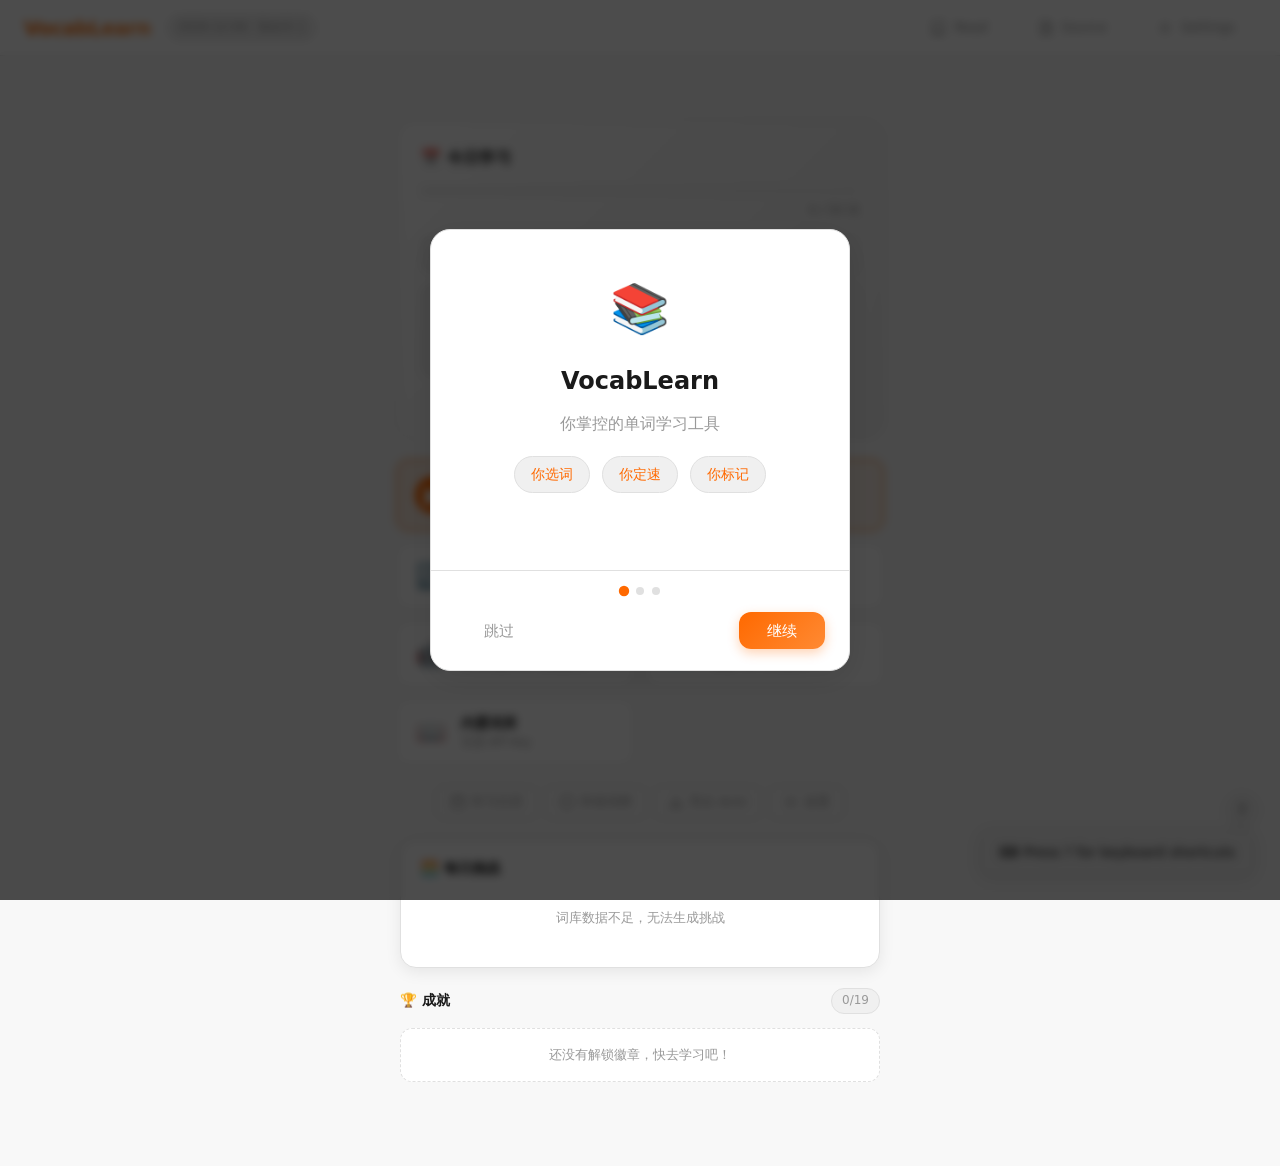
<file: index.html>
<!DOCTYPE html>
<html lang="en" data-theme="dark">
<head>
  <meta charset="UTF-8" />
  <meta name="viewport" content="width=device-width, initial-scale=1.0" />
  <meta name="apple-mobile-web-app-capable" content="yes" />
  <meta name="apple-mobile-web-app-status-bar-style" content="black-translucent" />
  <title>VocabLearn</title>
  <link rel="icon" type="image/svg+xml" href="favicon.svg" />
  <link rel="apple-touch-icon" href="icons/icon-192.png" />
  <link rel="stylesheet" href="style.css" />
  <link rel="manifest" href="manifest.json" />
</head>
<body>
  <!-- ===== Top Navigation ===== -->
  <header class="app-header">
    <div class="header-left">
      <h1 class="logo">VocabLearn</h1>
      <span class="session-info" id="sessionInfo"></span>
    </div>
    <div class="header-right">
      <button class="btn btn-ghost" id="btnReading" title="Reading mode">
        <svg viewBox="0 0 24 24" fill="none" stroke="currentColor" stroke-width="2"><path d="M4 19.5A2.5 2.5 0 0 1 6.5 17H20"/><path d="M6.5 2H20v20H6.5A2.5 2.5 0 0 1 4 19.5v-15A2.5 2.5 0 0 1 6.5 2z"/></svg>
        Read
      </button>
      <button class="btn btn-ghost" id="btnSource" title="Change vocabulary source">
        <svg viewBox="0 0 24 24" fill="none" stroke="currentColor" stroke-width="2"><path d="M14 2H6a2 2 0 0 0-2 2v16a2 2 0 0 0 2 2h12a2 2 0 0 0 2-2V8z"/><polyline points="14 2 14 8 20 8"/><line x1="16" y1="13" x2="8" y2="13"/><line x1="16" y1="17" x2="8" y2="17"/><polyline points="10 9 9 9 8 9"/></svg>
        Source
      </button>
      <button class="btn btn-ghost" id="btnSettings" title="Settings">
        <svg viewBox="0 0 24 24" fill="none" stroke="currentColor" stroke-width="2"><circle cx="12" cy="12" r="3"/><path d="M19.07 4.93l-1.41 1.41M4.93 4.93l1.41 1.41M4.93 19.07l1.41-1.41M19.07 19.07l-1.41-1.41M12 2v2M12 20v2M2 12h2M20 12h2"/></svg>
        Settings
      </button>
    </div>
  </header>

  <!-- ===== Mobile Bottom Navigation (visible ≤ 600px) ===== -->
  <nav class="mobile-nav" id="mobileNav">
    <button class="mobile-nav-btn active" data-target="welcome">
      <svg viewBox="0 0 24 24" fill="none" stroke="currentColor" stroke-width="2"><path d="M3 9l9-7 9 7v11a2 2 0 0 1-2 2H5a2 2 0 0 1-2-2z"/><polyline points="9 22 9 12 15 12 15 22"/></svg>
      <span>Learn</span>
    </button>
    <button class="mobile-nav-btn" data-target="review">
      <svg viewBox="0 0 24 24" fill="none" stroke="currentColor" stroke-width="2"><path d="M1 12s4-8 11-8 11 8 11 8-4 8-11 8-11-8-11-8z"/><circle cx="12" cy="12" r="3"/></svg>
      <span>Review</span>
    </button>
    <button class="mobile-nav-btn" data-target="practice">
      <svg viewBox="0 0 24 24" fill="none" stroke="currentColor" stroke-width="2">
        <polygon points="12 2 15.09 8.26 22 9.27 17 14.14 18.18 21.02 12 17.77 5.82 21.02 7 14.14 2 9.27 8.91 8.26 12 2"/>
      </svg>
      <span>Practice</span>
    </button>
    <button class="mobile-nav-btn" data-target="settings">
      <svg viewBox="0 0 24 24" fill="none" stroke="currentColor" stroke-width="2"><circle cx="12" cy="12" r="3"/><path d="M19.07 4.93l-1.41 1.41M4.93 4.93l1.41 1.41M4.93 19.07l1.41-1.41M19.07 19.07l-1.41-1.41M12 2v2M12 20v2M2 12h2M20 12h2"/></svg>
      <span>Settings</span>
    </button>
  </nav>

  <!-- ===== Main Content Area ===== -->
  <main id="mainContent">

    <!-- === SCREEN: Welcome === -->
    <section id="screenWelcome" class="screen active">
      <div class="welcome-scroll">
        <!-- Top: Daily Learning Card -->
        <div class="daily-card" id="dailyCard">
          <div class="daily-card-header">
            <span class="daily-card-title">📅 今日学习</span>
          </div>
          <div class="daily-progress-bar">
            <div class="daily-progress-fill" id="dailyProgressFill" style="width:0%"></div>
          </div>
          <div class="daily-progress-label" id="dailyProgressLabel">0 / 0 词</div>

          <!-- v6.0: 每日目标区域 -->
          <div class="daily-goal-area" id="dailyGoalArea">
            <span class="daily-goal-label">今日目标</span>
            <span class="daily-goal-value" id="dailyGoalValue">50 词</span>
            <button class="btn btn-ghost daily-goal-edit" id="btnEditGoal">[编辑]</button>
          </div>

          <!-- v6.0: 目标达成提示 -->
          <div class="daily-goal-feedback" id="dailyGoalFeedback" style="display:none"></div>

          <div class="daily-stats">
            <div class="daily-stat">
              <span class="daily-stat-icon">🔥</span>
              <span class="daily-stat-value" id="dailyStreak">0 天</span>
              <span class="daily-stat-label">连续学习</span>
            </div>
            <div class="daily-stat">
              <span class="daily-stat-icon">📚</span>
              <span class="daily-stat-value" id="dailyDueCount">0 词</span>
              <span class="daily-stat-label">待复习</span>
            </div>
            <div class="daily-stat">
              <span class="daily-stat-icon">⏰</span>
              <span class="daily-stat-value" id="dailyLastTime">--</span>
              <span class="daily-stat-label">上次学习</span>
            </div>
          </div>
          <!-- Empty state guide (shown when no data) -->
          <div class="daily-empty-guide" id="dailyEmptyGuide" style="display:none">
            <p>今天还没开始学习，现在开始？</p>
          </div>
          <!-- Session snapshot restore hint -->
          <div class="snapshot-restore" id="snapshotRestore" style="display:none">
            <p>📌 有未完成的批次（Batch <span id="snapshotBatchNum">0</span>），是否继续？</p>
            <div class="snapshot-restore-actions">
              <button class="btn btn-primary" id="snapshotResume">继续</button>
              <button class="btn btn-ghost" id="snapshotDiscard">放弃</button>
            </div>
          </div>
        </div>

        <!-- Middle: Quick Start Area (2×3) -->
        <div class="quick-start-grid" id="quickStartGrid">
          <!-- 1. Continue Learning (primary, biggest) -->
          <button class="qs-card qs-continue" id="btnQSC">
            <div class="qs-icon">▶</div>
            <div class="qs-info">
              <span class="qs-title">继续学习</span>
              <span class="qs-desc" id="qsContinueDesc">上次进度待加载</span>
            </div>
          </button>
          <!-- 2. Review -->
          <button class="qs-card" id="btnQSReview">
            <div class="qs-icon">🔄</div>
            <div class="qs-info">
              <span class="qs-title">复习生词 <span class="qs-badge" id="qsReviewBadge"></span></span>
              <span class="qs-desc">使用 SM-2 间隔重复</span>
            </div>
          </button>
          <!-- 3. Select Vocab -->
          <button class="qs-card" id="btnQSSource">
            <div class="qs-icon">📚</div>
            <div class="qs-info">
              <span class="qs-title">选择词库</span>
              <span class="qs-desc" id="qsSourceDesc">AI / 内置 / 文件导入</span>
            </div>
          </button>
          <!-- 4. AI Generate -->
          <button class="qs-card" id="btnQSGenerate">
            <div class="qs-icon">🤖</div>
            <div class="qs-info">
              <span class="qs-title">AI 生成</span>
              <span class="qs-desc">用 DeepSeek 生成新词</span>
            </div>
          </button>
          <!-- 5. File Import -->
          <button class="qs-card" id="btnQSFile">
            <div class="qs-icon">📄</div>
            <div class="qs-info">
              <span class="qs-title">文件导入</span>
              <span class="qs-desc">加载 .txt 单词文件</span>
            </div>
          </button>
          <!-- 6. Start Built-in (placeholder for legacy btnBuiltin) -->
          <button class="qs-card" id="btnQSBuiltin">
            <div class="qs-icon">📖</div>
            <div class="qs-info">
              <span class="qs-title">内置词库</span>
              <span class="qs-desc">无需 API Key</span>
            </div>
          </button>
        </div>
        <input type="file" id="fileInput" accept=".txt" multiple style="display:none" />

        <!-- Bottom: Quick Access -->
        <div class="quick-access-bar">
          <button class="qa-btn" id="qaCalendar">
            <svg viewBox="0 0 24 24" fill="none" stroke="currentColor" stroke-width="2"><rect x="3" y="4" width="18" height="18" rx="2"/><line x1="16" y1="2" x2="16" y2="6"/><line x1="8" y1="2" x2="8" y2="6"/><line x1="3" y1="10" x2="21" y2="10"/></svg>
            <span>学习日历</span>
          </button>
          <button class="qa-btn" id="qaDifficult">
            <svg viewBox="0 0 24 24" fill="none" stroke="currentColor" stroke-width="2"><circle cx="12" cy="12" r="10"/><path d="M12 8v4M12 16h.01"/></svg>
            <span>常错词榜</span>
          </button>
          <button class="qa-btn" id="qaExportAnki">
            <svg viewBox="0 0 24 24" fill="none" stroke="currentColor" stroke-width="2"><path d="M21 15v4a2 2 0 0 1-2 2H5a2 2 0 0 1-2-2v-4"/><polyline points="7 10 12 15 17 10"/><line x1="12" y1="15" x2="12" y2="3"/></svg>
            <span>导出 Anki</span>
          </button>
          <button class="qa-btn" id="qaSettings">
            <svg viewBox="0 0 24 24" fill="none" stroke="currentColor" stroke-width="2"><circle cx="12" cy="12" r="3"/><path d="M19.07 4.93l-1.41 1.41M4.93 4.93l1.41 1.41M4.93 19.07l1.41-1.41M19.07 19.07l-1.41-1.41M12 2v2M12 20v2M2 12h2M20 12h2"/></svg>
            <span>设置</span>
          </button>
        </div>

        <!-- Daily Challenge -->
        <div class="challenge-card" id="challengeCard">
          <div class="challenge-header">
            <span class="challenge-title">🌅 每日挑战</span>
            <span class="challenge-streak" id="challengeStreak"></span>
          </div>
          <div class="challenge-body" id="challengeBody">
            <div class="challenge-loading">加载中...</div>
          </div>
        </div>

        <!-- Achievements / Badges -->
        <div class="badges-section" id="badgesSection">
          <div class="badges-header">
            <span class="badges-title">🏆 成就</span>
            <span class="badges-count" id="badgesCount">0/19</span>
          </div>
          <div class="badges-row" id="badgesRow">
            <div class="badges-placeholder">还没有解锁徽章，快去学习吧！</div>
          </div>
        </div>

        <!-- Heatmap -->
        <div class="heatmap-section" id="heatmapSection" style="display:none; margin-top: 24px; max-width:480px; width:100%; margin-left:auto; margin-right:auto;">
          <h3 style="font-size:0.85rem;color:var(--color-text-muted);margin-bottom:8px;text-align:center;">📊 学习日历（近60天）</h3>
          <div class="heatmap-grid" id="heatmapGrid"></div>
          <div class="heatmap-legend" id="heatmapLegend"></div>
        </div>

        <!-- Legacy welcome hint for review due -->
        <p class="welcome-hint" id="reviewDueHint" style="display:none"></p>

        <!-- === MOBILE-SPECIFIC WELCOME LAYOUT === -->
        <div id="welcomeMobile" class="welcome-mobile">
          <!-- Compact data row -->
          <div class="mobile-data-row" id="mobileDataRow">
            <div class="data-item">
              <span>🔥</span>
              <span class="value" id="mobileStreak">0</span>
              <span class="label">天</span>
            </div>
            <div class="data-item">
              <span>📅</span>
              <span class="value" id="mobileTodayWords">0</span>
              <span class="label">今日词</span>
            </div>
            <div class="data-item">
              <span>📚</span>
              <span class="value" id="mobileDueWords">0</span>
              <span class="label">待复习</span>
            </div>
          </div>

          <!-- Progress bar -->
          <div class="daily-progress-bar mobile-progress">
            <div class="daily-progress-fill" id="mobileProgressFill" style="width:0%"></div>
          </div>
          <div class="daily-progress-label" id="mobileProgressLabel" style="margin-bottom:0;font-size:var(--text-xs);">0 / 0 词</div>

          <!-- 2×2 grid of big buttons -->
          <div class="mobile-grid-2x2">
            <button class="mobile-grid-btn primary" id="mobileBtnContinue">
              <span class="icon">▶</span>
              <span class="title">继续学习</span>
              <span class="sub" id="mobileContinueSub">上次进度</span>
            </button>
            <button class="mobile-grid-btn badge-container" id="mobileBtnReview">
              <span class="badge-dot" id="mobileReviewBadge" style="display:none">0</span>
              <span class="icon">🔄</span>
              <span class="title">复习生词</span>
              <span class="sub">SM-2 间隔重复</span>
            </button>
            <button class="mobile-grid-btn" id="mobileBtnVocab">
              <span class="icon">📚</span>
              <span class="title">选择词库</span>
              <span class="sub" id="mobileSourceDesc">AI / 内置 / 文件</span>
            </button>
            <button class="mobile-grid-btn" id="mobileBtnMore">
              <span class="icon">⚡</span>
              <span class="title">更多</span>
              <span class="sub">学习日历 · 常错词 · 设置</span>
            </button>
          </div>

          <!-- Embedded daily challenge -->
          <div class="challenge-card" id="mobileChallengeCard" style="border:1px solid var(--color-border);border-radius:var(--radius-lg);">
            <div class="challenge-header" style="padding:var(--space-3) var(--space-4);">
              <span class="challenge-title">🌅 每日挑战</span>
              <span class="challenge-streak" id="mobileChallengeStreak"></span>
            </div>
            <div class="challenge-body" id="mobileChallengeBody" style="padding:0 var(--space-4) var(--space-3);">
              <div class="challenge-loading">加载中...</div>
            </div>
          </div>
        </div>
      </div>
    </section>

    <!-- === SCREEN: Loading === -->
    <section id="screenLoading" class="screen">
      <div class="loading-card">
        <div class="spinner"></div>
        <p id="loadingMsg">Generating vocabulary list...</p>
      </div>
    </section>

    <!-- === SCREEN: Word Grid === -->
    <section id="screenGrid" class="screen">
      <div class="grid-toolbar">
        <div class="grid-toolbar-left">
          <span class="progress-badge" id="batchLabel">Batch 1</span>
          <span class="word-count" id="wordCountLabel">100 words</span>
          <input class="grid-search-input" id="gridSearch" type="text" placeholder="🔍 搜索..." />
        </div>
        <div class="grid-progress-bar" id="gridProgressBar">
          <div class="grid-progress-fill" id="gridProgressFill"></div>
        </div>
        <div class="grid-toolbar-right">
          <span class="batch-timer" id="batchTimer" style="display:none">⏱ 0:00</span>
          <select class="grid-sort-select" id="gridSort">
            <option value="random">随机</option>
            <option value="alpha">A-Z</option>
            <option value="difficulty">按难度</option>
          </select>
          <div class="batch-actions-wrap">
            <button class="btn btn-ghost" id="btnBatchActions" title="批量操作">批量 ▾</button>
            <div class="batch-actions-dropdown" id="batchActionsDropdown" style="display:none">
              <button class="batch-action-item" id="btnBatchSelectAll">全部选中</button>
              <button class="batch-action-item" id="btnBatchDeselectAll">取消全选</button>
              <button class="batch-action-item" id="btnBatchMarkUnfamiliar">标记陌生</button>
              <button class="batch-action-item" id="btnBatchMarkFamiliar">标记认识</button>
            </div>
          </div>
          <span class="selection-hint" id="selectionHint">单击查看释义</span>
          <button class="btn btn-primary" id="btnNext">
            Next →
          </button>
        </div>
      </div>
      <div class="word-grid" id="wordGrid"></div>
      <div class="grid-footer">
        <span id="markedCount">0 words marked as unfamiliar</span>
      </div>
    </section>

    <!-- === SCREEN: Detail Review === -->
    <section id="screenDetail" class="screen">
      <div class="detail-toolbar">
        <button class="btn btn-ghost" id="btnBackToGrid">← Back</button>
        <h2>Review Unfamiliar Words</h2>
        <button class="btn btn-primary" id="btnConfirm">Confirm & Continue →</button>
      </div>
      <div id="loadingDetail" class="loading-inline" style="display:none">
        <div class="spinner spinner-sm"></div>
        <span>Loading word details...</span>
      </div>
      <div class="detail-grid" id="detailGrid"></div>
    </section>

    <!-- === SCREEN: Session Complete === -->
    <section id="screenDone" class="screen">
      <div class="done-card">
        <div class="done-icon">✓</div>
        <h2>Batch Complete!</h2>
        <div class="done-stats" id="doneStats"></div>
        <!-- Quick Test (embedded) -->
        <div class="quick-test-section" id="quickTestSection" style="display:none">
          <div class="quick-test-header" id="quickTestHeader">
            <button class="btn btn-ghost" id="btnToggleQuickTest">
              <span class="quick-test-arrow" id="quickTestArrow">▶</span>
              📝 快速测验（本批 5 题）
            </button>
          </div>
          <div class="quick-test-body" id="quickTestBody" style="display:none">
            <div id="quickTestContent"></div>
            <div class="quick-test-result" id="quickTestResult" style="display:none"></div>
          </div>
        </div>

        <div class="done-actions">
          <button class="btn btn-primary btn-lg" id="btnNextBatch">Next 100 Words →</button>
          <button class="btn btn-secondary btn-lg" id="btnStartQuiz">Start Quiz</button>
          <button class="btn btn-secondary btn-lg" id="btnDownloadRecord">Download Record</button>
          <button class="btn btn-secondary btn-lg" id="btnRestart">Start Over</button>
          <button class="btn btn-secondary btn-lg" id="btnDictation">🎧 Dictation</button>
          <button class="btn btn-secondary btn-lg" id="btnCloze">📝 Cloze</button>
          <button class="btn btn-secondary btn-lg" id="btnExportAnki">📤 Export to Anki</button>
        </div>
        <p class="done-note" id="doneNote"></p>
        <p class="done-note" id="historySection" style="display:none">
          <a href="#" id="linkShowHistory">View Learning History</a>
        </p>
      </div>
    </section>

    <!-- === SCREEN: Review === -->
    <section id="screenReview" class="screen">
      <div class="review-toolbar">
        <div class="review-toolbar-left">
          <button class="btn btn-ghost" id="btnReviewBack">← Back</button>
          <h2>Review Unfamiliar Words</h2>
        </div>
        <div class="review-toolbar-right">
          <span class="review-progress" id="reviewProgress"></span>
        </div>
      </div>
      <div class="review-content" id="reviewContent">
        <div class="review-stats" id="reviewStats"></div>
        <div class="review-memory-health" id="reviewMemoryHealth" style="display:none;max-width:600px;margin:0 auto 20px">
          <h4 style="font-size:0.85rem;color:var(--color-text-muted);margin-bottom:8px">🧠 记忆健康</h4>
          <div id="memoryHealthBars" class="memory-health-bars"></div>
        </div>
        <div class="review-list" id="reviewList"></div>
      </div>
    </section>

    <!-- === SCREEN: Quiz (legacy — replaced by Practice tab) === -->
    <section id="screenQuiz" class="screen" style="display:none">
    </section>

  <!-- ===== Batch Preview Overlay (v6.5) ===== -->
  <div class="modal-backdrop" id="batchPreview" style="display:none">
    <div class="modal batch-preview-modal">
      <div class="modal-header">
        <h3 id="batchPreviewTitle">Batch 1</h3>
        <button class="modal-close" id="batchPreviewClose">✕</button>
      </div>
      <div class="modal-body">
        <div class="batch-preview-info">
          <p id="batchPreviewCount"><strong>100</strong> 个新词</p>
          <p id="batchPreviewSource" class="form-hint">词库名</p>
          <div class="batch-preview-words" id="batchPreviewWords" style="max-height:120px;overflow-y:auto;margin:12px 0;font-size:0.85rem;color:var(--color-text-muted);line-height:1.8"></div>
          <p id="batchPreviewTime" class="form-hint">预计用时：5-10 分钟</p>
        </div>
      </div>
      <div class="modal-footer">
        <button class="btn btn-ghost" id="batchPreviewCancel">取消</button>
        <button class="btn btn-primary" id="btnStartBatch">开始</button>
      </div>
    </div>
  </div>

  <!-- ===== Review 回顾 Overlay (v6.5) ===== -->
  <div class="modal-backdrop" id="reviewReviewBackdrop" style="display:none">
    <div class="modal">
      <div class="modal-header">
        <h3>📊 复习回顾</h3>
        <button class="modal-close" id="reviewReviewClose">✕</button>
      </div>
      <div class="modal-body" id="reviewReviewBody">
        <div class="review-review-summary">
          <p id="reviewReviewCount">本次复习：0 词</p>
          <p id="reviewReviewRate">答对率：0%</p>
        </div>
        <div class="review-review-wrong" id="reviewReviewWrong" style="display:none;margin-top:16px">
          <h4 style="font-size:0.85rem;color:var(--color-danger);margin-bottom:8px">🔴 答错的词</h4>
          <div id="reviewReviewWrongList" style="display:flex;flex-wrap:wrap;gap:6px"></div>
        </div>
        <div class="review-review-next" style="margin-top:16px">
          <p class="form-hint" id="reviewReviewNext">下次复习：明天有 0 词到期</p>
        </div>
      </div>
      <div class="modal-footer">
        <button class="btn btn-primary" id="reviewReviewDismiss">知道了</button>
      </div>
    </div>
  </div>

  </main>

    <!-- === SCREEN: Dictation (legacy — replaced by Practice tab) === -->
    <section id="screenDictation" class="screen" style="display:none">
    </section>

    <!-- === SCREEN: Cloze (legacy — replaced by Practice tab) === -->
    <section id="screenCloze" class="screen" style="display:none">
    </section>

    <!-- === SCREEN: Practice (Tabbed) === -->
    <section id="screenPractice" class="screen">
      <div class="practice-tabs" id="practiceTabs">
        <button class="practice-tab active" data-tab="quiz">🔤 Quiz</button>
        <button class="practice-tab" data-tab="dictation">🎧 Dictation</button>
        <button class="practice-tab" data-tab="cloze">📝 Cloze</button>
        <button class="practice-tab" data-tab="reading">📖 Reading</button>
      </div>
      <div class="practice-content" id="practiceContent">
        <!-- Quiz tab -->
        <div class="practice-pane" data-tab="quiz">
          <div class="quiz-toolbar">
            <div class="quiz-toolbar-left">
              <button class="btn btn-ghost" id="btnPracticeBack">← Back</button>
              <h2>Quiz</h2>
            </div>
            <div class="quiz-toolbar-right">
              <span class="quiz-score" id="quizScore">0 / 10</span>
            </div>
          </div>
          <div class="quiz-content" id="quizContent"></div>
        </div>
        <!-- Dictation tab -->
        <div class="practice-pane" data-tab="dictation" style="display:none">
          <div class="dictation-toolbar">
            <div class="dictation-toolbar-left">
              <button class="btn btn-ghost" id="btnDictationBack">← Back</button>
              <h2>Dictation</h2>
            </div>
            <div class="dictation-toolbar-right">
              <span class="dictation-score" id="dictationScore">0 / 10</span>
            </div>
          </div>
          <div class="dictation-content" id="dictationContent"></div>
        </div>
        <!-- Cloze tab -->
        <div class="practice-pane" data-tab="cloze" style="display:none">
          <div class="cloze-toolbar">
            <div class="cloze-toolbar-left">
              <button class="btn btn-ghost" id="btnClozeBack">← Back</button>
              <h2>Cloze (Fill-in-the-Blank)</h2>
            </div>
            <div class="cloze-toolbar-right">
              <span class="cloze-score" id="clozeScore">0 / 10</span>
            </div>
          </div>
          <div class="cloze-content" id="clozeContent"></div>
        </div>
        <!-- Reading tab -->
        <div class="practice-pane" data-tab="reading" style="display:none">
          <div class="reading-toolbar">
            <div class="reading-toolbar-left">
              <h2>Reading Mode</h2>
            </div>
            <div class="reading-toolbar-right">
              <span class="reading-word-count" id="readingWordCount"></span>
            </div>
          </div>
          <div class="reading-content">
            <div class="reading-input-area" id="readingInputArea">
              <textarea id="readingTextarea" placeholder="Paste an English article here..." rows="8"></textarea>
              <div class="reading-input-actions">
                <button class="btn btn-primary" id="btnExtractWords">🔍 Extract Words</button>
              </div>
            </div>
            <div class="reading-article-area" id="readingArticleArea" style="display:none">
              <h3>Article</h3>
              <div class="reading-article" id="readingArticle"></div>
              <h3>Extracted Words <span id="readingExtractedCount" class="reading-extracted-badge"></span></h3>
              <div class="reading-words" id="readingWords"></div>
              <div class="reading-actions">
                <button class="btn btn-primary" id="btnAddAllToReview">📚 Add All to Review Pool</button>
                <button class="btn btn-secondary" id="btnReadingBackToInput">← Edit Text</button>
              </div>
            </div>
          </div>
        </div>
      </div>
    </section>

    <!-- === SCREEN: Reading (legacy — replaced by Practice tab) === -->
    <section id="screenReading" class="screen" style="display:none">
    </section>

    <!-- === SCREEN: Settings (mobile full-screen) === -->
    <section id="screenSettings" class="screen">
      <div style="display:flex;align-items:center;gap:var(--space-3);padding:calc(var(--space-3) + env(safe-area-inset-top, 0px)) var(--space-4) var(--space-3);border-bottom:1px solid var(--color-border);position:sticky;top:0;background:var(--color-bg);z-index:10;">
        <button class="btn btn-ghost" id="btnSettingsBack">← Back</button>
        <h2 style="font-size:var(--text-lg);font-weight:600;">设置</h2>
      </div>
      <div style="padding:var(--space-3);padding-bottom:80px;">

        <!-- 🎯 Learning -->
        <div class="settings-card">
          <div class="settings-card-header">🎯 Learning</div>
          <div class="form-group">
            <label>每日目标</label>
            <input type="number" id="inputDailyGoal" min="5" max="500" value="50" style="width:100px" />
          </div>
          <div class="form-group">
            <label for="inputWordsPerBatch">每批词数</label>
            <input type="number" id="inputWordsPerBatch" min="10" max="500" value="100" />
          </div>
          <div class="form-group">
            <label for="inputDifficulty">词汇难度</label>
            <select id="inputDifficulty">
              <option value="beginner">Beginner (A1–A2)</option>
              <option value="intermediate" selected>Intermediate (B1–B2)</option>
              <option value="advanced">Advanced (C1–C2)</option>
              <option value="academic">Academic / GRE</option>
              <option value="business">Business English</option>
            </select>
          </div>
          <div class="form-group">
            <label class="toggle-label">
              <input type="checkbox" id="inputAdaptiveBatch" />
              <span>自适应批次大小</span>
            </label>
            <span class="form-hint">根据历史标记率自动调整每批词数</span>
          </div>
        </div>

        <!-- 🧠 Interaction -->
        <div class="settings-card">
          <div class="settings-card-header">🧠 Interaction</div>
          <div class="form-group">
            <label for="inputClickBehavior">单击行为</label>
            <select id="inputClickBehavior">
              <option value="peek">单击查看释义</option>
              <option value="mark">单击直接标记</option>
            </select>
          </div>
          <div class="form-group">
            <label class="toggle-label">
              <input type="checkbox" id="inputAutoPronounce" />
              <span>进入详情页自动朗读</span>
            </label>
          </div>
          <div class="form-group">
            <label class="toggle-label">
              <input type="checkbox" id="inputShowShortcuts" checked />
              <span>显示快捷键提示</span>
            </label>
          </div>
        </div>

        <!-- 🎨 Appearance -->
        <div class="settings-card">
          <div class="settings-card-header">🎨 Appearance</div>
          <div class="form-group">
            <label for="inputTheme">主题</label>
            <select id="inputTheme">
              <option value="dark">深色</option>
              <option value="light">浅色</option>
              <option value="system">跟随系统</option>
            </select>
          </div>
        </div>

        <!-- 🔌 API -->
        <div class="settings-card">
          <div class="settings-card-header">🔌 API</div>
          <div class="form-group">
            <label for="inputApiKey">DeepSeek API Key</label>
            <div class="input-with-toggle">
              <input type="password" id="inputApiKey" placeholder="sk-..." autocomplete="off" />
              <button class="btn-toggle-pw" id="toggleApiKey" type="button">Show</button>
            </div>
            <span class="form-hint">存于本地浏览器，仅用于调用 DeepSeek API</span>
          </div>
        </div>

        <!-- 🔄 Sync -->
        <div class="settings-card">
          <div class="settings-card-header">🔄 Sync</div>
          <div class="form-group">
            <label for="inputSyncUrl">WebDAV Server URL</label>
            <input type="text" id="inputSyncUrl" placeholder="https://example.com/remote.php/dav/files/user/" />
          </div>
          <div class="form-group">
            <label for="inputSyncUser">Username</label>
            <input type="text" id="inputSyncUser" placeholder="WebDAV username" autocomplete="off" />
          </div>
          <div class="form-group">
            <label for="inputSyncPass">Password</label>
            <div class="input-with-toggle">
              <input type="password" id="inputSyncPass" placeholder="App password" autocomplete="off" />
              <button class="btn-toggle-pw" id="toggleSyncPass" type="button">Show</button>
            </div>
            <span class="form-hint">存于本地浏览器，建议使用应用专用密码</span>
          </div>
          <div class="form-group">
            <label class="toggle-label">
              <input type="checkbox" id="inputAutoSync" />
              <span>每批结束后自动同步</span>
            </label>
          </div>
          <div class="form-group">
            <label>上次同步</label>
            <span style="color:var(--color-text-muted);font-size:var(--text-sm)" id="syncLastTime">--</span>
          </div>
          <div class="sync-buttons">
            <button class="btn btn-secondary" id="btnSyncTest">🔌 Test Connection</button>
            <button class="btn btn-primary" id="btnSyncPush">⬆ Push Data</button>
            <button class="btn btn-secondary" id="btnSyncPull">⬇ Pull Data</button>
          </div>
          <p class="form-hint" id="syncStatus">Not synced yet.</p>
        </div>

        <!-- 📊 Data -->
        <div class="settings-card">
          <div class="settings-card-header">📊 Data</div>
          <div class="data-summary" id="settingsDataSummary">
            <div class="data-item"><span class="data-value">0</span><span class="data-label">已学</span></div>
            <div class="data-item"><span class="data-value">0</span><span class="data-label">已掌握</span></div>
            <div class="data-item"><span class="data-value">0</span><span class="data-label">连续天</span></div>
            <div class="data-item"><span class="data-value">0</span><span class="data-label">待复习</span></div>
          </div>
          <div class="data-actions">
            <button class="btn btn-secondary" id="btnSettingsExportAnki">📤 导出 Anki</button>
            <button class="btn btn-danger" id="btnClearAllData">🗑 清除所有数据</button>
          </div>
        </div>

      </div>
      <div style="padding:var(--space-3);position:sticky;bottom:0;background:var(--color-bg);border-top:1px solid var(--color-border);">
        <button class="btn btn-primary" id="btnSaveSettingsScreen" style="width:100%;">Save Settings</button>
      </div>
    </section>

  <!-- ===== Peek Popup (v6.5) ===== -->
  <div class="peek-popup" id="peekPopup" style="display:none">
    <div class="peek-popup-inner">
      <button class="peek-popup-close" id="peekPopupClose">✕</button>
      <div class="peek-popup-header">
        <span class="peek-word" id="peekWord"></span>
        <span class="peek-pronunciation" id="peekPron"></span>
        <button class="peek-popup-speak" id="peekSpeak">🔊</button>
      </div>
      <div class="peek-pos" id="peekPos"></div>
      <div class="peek-definition" id="peekDef"></div>
      <div class="peek-chinese" id="peekChinese"></div>
      <div class="peek-collocation" id="peekCollocation" style="display:none"></div>
      <div class="peek-example" id="peekExample" style="display:none">
        <div class="peek-example-en" id="peekExampleEn"></div>
        <div class="peek-example-cn" id="peekExampleCn"></div>
      </div>
      <div class="peek-actions">
        <button class="btn peek-familiar-btn" id="peekMarkFamiliar">✓ 认识</button>
        <button class="btn peek-unfamiliar-btn" id="peekMarkUnfamiliar">✗ 不认识</button>
      </div>
    </div>
    <div class="peek-popup-arrow"></div>
  </div>

  <!-- ===== Settings Modal ===== -->
  <div class="modal-backdrop" id="modalSettings" style="display:none">
    <div class="modal modal-settings">
      <div class="modal-header">
        <h3>Settings</h3>
        <button class="modal-close" id="closeSettings">✕</button>
      </div>
      <div class="modal-body">

        <!-- 🎯 Learning -->
        <div class="settings-card">
          <div class="settings-card-header">🎯 Learning</div>
          <div class="form-group">
            <label>每日目标</label>
            <input type="number" id="inputDailyGoal" min="5" max="500" value="50" style="width:100px" />
          </div>
          <div class="form-group">
            <label for="inputWordsPerBatch">每批词数</label>
            <input type="number" id="inputWordsPerBatch" min="10" max="500" value="100" />
          </div>
          <div class="form-group">
            <label for="inputDifficulty">词汇难度</label>
            <select id="inputDifficulty">
              <option value="beginner">Beginner (A1–A2)</option>
              <option value="intermediate" selected>Intermediate (B1–B2)</option>
              <option value="advanced">Advanced (C1–C2)</option>
              <option value="academic">Academic / GRE</option>
              <option value="business">Business English</option>
            </select>
          </div>
          <div class="form-group">
            <label class="toggle-label">
              <input type="checkbox" id="inputAdaptiveBatch" />
              <span>自适应批次大小</span>
            </label>
            <span class="form-hint">根据历史标记率自动调整每批词数</span>
          </div>
        </div>

        <!-- 🧠 Interaction -->
        <div class="settings-card">
          <div class="settings-card-header">🧠 Interaction</div>
          <div class="form-group">
            <label for="inputClickBehavior">单击行为</label>
            <select id="inputClickBehavior">
              <option value="peek">单击查看释义</option>
              <option value="mark">单击直接标记</option>
            </select>
          </div>
          <div class="form-group">
            <label class="toggle-label">
              <input type="checkbox" id="inputAutoPronounce" />
              <span>进入详情页自动朗读</span>
            </label>
          </div>
          <div class="form-group">
            <label class="toggle-label">
              <input type="checkbox" id="inputShowShortcuts" checked />
              <span>显示快捷键提示</span>
            </label>
          </div>
        </div>

        <!-- 🎨 Appearance -->
        <div class="settings-card">
          <div class="settings-card-header">🎨 Appearance</div>
          <div class="form-group">
            <label for="inputTheme">主题</label>
            <select id="inputTheme">
              <option value="dark">深色</option>
              <option value="light">浅色</option>
              <option value="system">跟随系统</option>
            </select>
          </div>
        </div>

        <!-- 🔌 API -->
        <div class="settings-card">
          <div class="settings-card-header">🔌 API</div>
          <div class="form-group">
            <label for="inputApiKey">DeepSeek API Key</label>
            <div class="input-with-toggle">
              <input type="password" id="inputApiKey" placeholder="sk-..." autocomplete="off" />
              <button class="btn-toggle-pw" id="toggleApiKey" type="button">Show</button>
            </div>
            <span class="form-hint">存于本地浏览器，仅用于调用 DeepSeek API</span>
          </div>
        </div>

        <!-- 🔄 Sync -->
        <div class="settings-card">
          <div class="settings-card-header">🔄 Sync</div>
          <div class="form-group">
            <label for="inputSyncUrl">WebDAV Server URL</label>
            <input type="text" id="inputSyncUrl" placeholder="https://example.com/remote.php/dav/files/user/" />
          </div>
          <div class="form-group">
            <label for="inputSyncUser">Username</label>
            <input type="text" id="inputSyncUser" placeholder="WebDAV username" autocomplete="off" />
          </div>
          <div class="form-group">
            <label for="inputSyncPass">Password</label>
            <div class="input-with-toggle">
              <input type="password" id="inputSyncPass" placeholder="App password" autocomplete="off" />
              <button class="btn-toggle-pw" id="toggleSyncPass" type="button">Show</button>
            </div>
            <span class="form-hint">存于本地浏览器，建议使用应用专用密码</span>
          </div>
          <div class="form-group">
            <label class="toggle-label">
              <input type="checkbox" id="inputAutoSync" />
              <span>每批结束后自动同步</span>
            </label>
          </div>
          <div class="form-group">
            <label>上次同步</label>
            <span style="color:var(--color-text-muted);font-size:var(--text-sm)" id="syncLastTime">--</span>
          </div>
          <div class="sync-buttons">
            <button class="btn btn-secondary" id="btnSyncTest">🔌 Test Connection</button>
            <button class="btn btn-primary" id="btnSyncPush">⬆ Push Data</button>
            <button class="btn btn-secondary" id="btnSyncPull">⬇ Pull Data</button>
          </div>
          <p class="form-hint" id="syncStatus">Not synced yet.</p>
        </div>

        <!-- 📊 Data -->
        <div class="settings-card">
          <div class="settings-card-header">📊 Data</div>
          <div class="data-summary" id="settingsDataSummary">
            <div class="data-item"><span class="data-value">0</span><span class="data-label">已学</span></div>
            <div class="data-item"><span class="data-value">0</span><span class="data-label">已掌握</span></div>
            <div class="data-item"><span class="data-value">0</span><span class="data-label">连续天</span></div>
            <div class="data-item"><span class="data-value">0</span><span class="data-label">待复习</span></div>
          </div>
          <div class="data-actions">
            <button class="btn btn-secondary" id="btnSettingsExportAnki">📤 导出 Anki</button>
            <button class="btn btn-danger" id="btnClearAllData">🗑 清除所有数据</button>
          </div>
        </div>

      </div>
      <div class="modal-footer">
        <button class="btn btn-primary" id="btnSaveSettings">Save Settings</button>
      </div>
    </div>
  </div>

  <!-- ===== Source Modal ===== -->
  <div class="modal-backdrop" id="modalSource" style="display:none">
    <div class="modal">
      <div class="modal-header">
        <h3>Vocabulary Source</h3>
        <button class="modal-close" id="closeSource">✕</button>
      </div>
      <div class="modal-body">
        <div class="source-options">
          <label class="source-option" id="srcAI">
            <input type="radio" name="source" value="ai" checked />
            <div class="source-card">
              <div class="source-icon">🤖</div>
              <div class="source-info">
                <strong>AI Generated</strong>
                <span>DeepSeek generates fresh vocabulary batches</span>
              </div>
            </div>
          </label>
          <label class="source-option" id="srcFile">
            <input type="radio" name="source" value="file" />
            <div class="source-card">
              <div class="source-icon">📄</div>
              <div class="source-info">
                <strong>Text File(s)</strong>
                <span>Load words from .txt files (one word per line)</span>
              </div>
            </div>
          </label>
          <label class="source-option" id="srcBuiltin">
            <input type="radio" name="source" value="builtin" />
            <div class="source-card">
              <div class="source-icon">📚</div>
              <div class="source-info">
                <strong>Built-in Vocabulary</strong>
                <span>Choose from curated word lists (no API key needed)</span>
              </div>
            </div>
          </label>
        </div>
        <div id="fileSourcePanel" style="display:none" class="file-source-panel">
          <button class="btn btn-secondary" id="btnChooseFiles">Choose File(s)</button>
          <span id="fileSourceStatus" class="form-hint"></span>
          <input type="file" id="fileInputSource" accept=".txt" multiple style="display:none" />
        </div>
        <div id="builtinSourcePanel" style="display:none" class="builtin-source-panel">
          <div id="builtinVocabList" class="builtin-vocab-list">
            <div class="builtin-loading-panel">
              <div class="spinner spinner-sm"></div>
              <span>Loading word lists...</span>
            </div>
          </div>
        </div>
      </div>
      <div class="modal-footer">
        <button class="btn btn-primary" id="btnApplySource">Apply</button>
      </div>
    </div>
  </div>

  <!-- ===== Keyboard Shortcut Help Button ===== -->
  <button class="btn-shortcut-help" id="btnShortcutHelp" title="Keyboard shortcuts">?</button>

  <!-- ===== Keyboard Shortcut Modal ===== -->
  <div class="modal-backdrop" id="modalShortcuts" style="display:none">
    <div class="modal modal-sm">
      <div class="modal-header">
        <h3>⌨ Keyboard Shortcuts</h3>
        <button class="modal-close" id="closeShortcuts">✕</button>
      </div>
      <div class="modal-body">
        <div class="shortcut-list">
          <div class="shortcut-item"><kbd>Space</kbd><span>Start learning / Next batch</span></div>
          <div class="shortcut-item"><kbd>Enter</kbd><span>Confirm / Next</span></div>
          <div class="shortcut-item"><kbd>Esc</kbd><span>Close modal / Go back</span></div>
          <div class="shortcut-item"><kbd>R</kbd><span>Open Review (on welcome)</span></div>
          <div class="shortcut-item"><kbd>M</kbd><span>Mark all words (on grid)</span></div>
          <div class="shortcut-item"><kbd>←</kbd><span>Go back (detail/practice)</span></div>
          <div class="shortcut-item"><kbd>→</kbd><span>Next card (detail)</span></div>
          <div class="shortcut-item"><kbd>1/2/3/4</kbd><span>Again/Hard/Good/Easy (review)</span></div>
          <div class="shortcut-item"><kbd>D</kbd><span>Dictation (on done/welcome)</span></div>
          <div class="shortcut-item"><kbd>C</kbd><span>Cloze (on done/welcome)</span></div>
        </div>
      </div>
    </div>
  </div>

  <!-- ===== Toast Notification (stackable) ===== -->
  <div id="toastContainer" class="toast-container"></div>

  <script src="storage.js"></script>
  <script src="onboarding.js"></script>
  <script src="badges.js"></script>
  <script src="challenge.js"></script>
  <script src="api.js"></script>
  <script src="review.js"></script>
  <script src="quiz.js"></script>
  <script src="tts.js"></script>
  <script src="anki.js"></script>
  <script src="dictation.js"></script>
  <script src="cloze.js"></script>
  <script src="sync.js"></script>
  <script src="reading.js"></script>
  <script src="practice.js"></script>
  <script src="app.js"></script>
  <script>
    // Register Service Worker
    if ('serviceWorker' in navigator) {
      window.addEventListener('load', function() {
        navigator.serviceWorker.register('sw.js').then(function(reg) {
          console.log('SW registered:', reg.scope);
        }, function(err) {
          console.log('SW registration failed:', err);
        });
      });
    }
  </script>
</body>
</html>
</file>
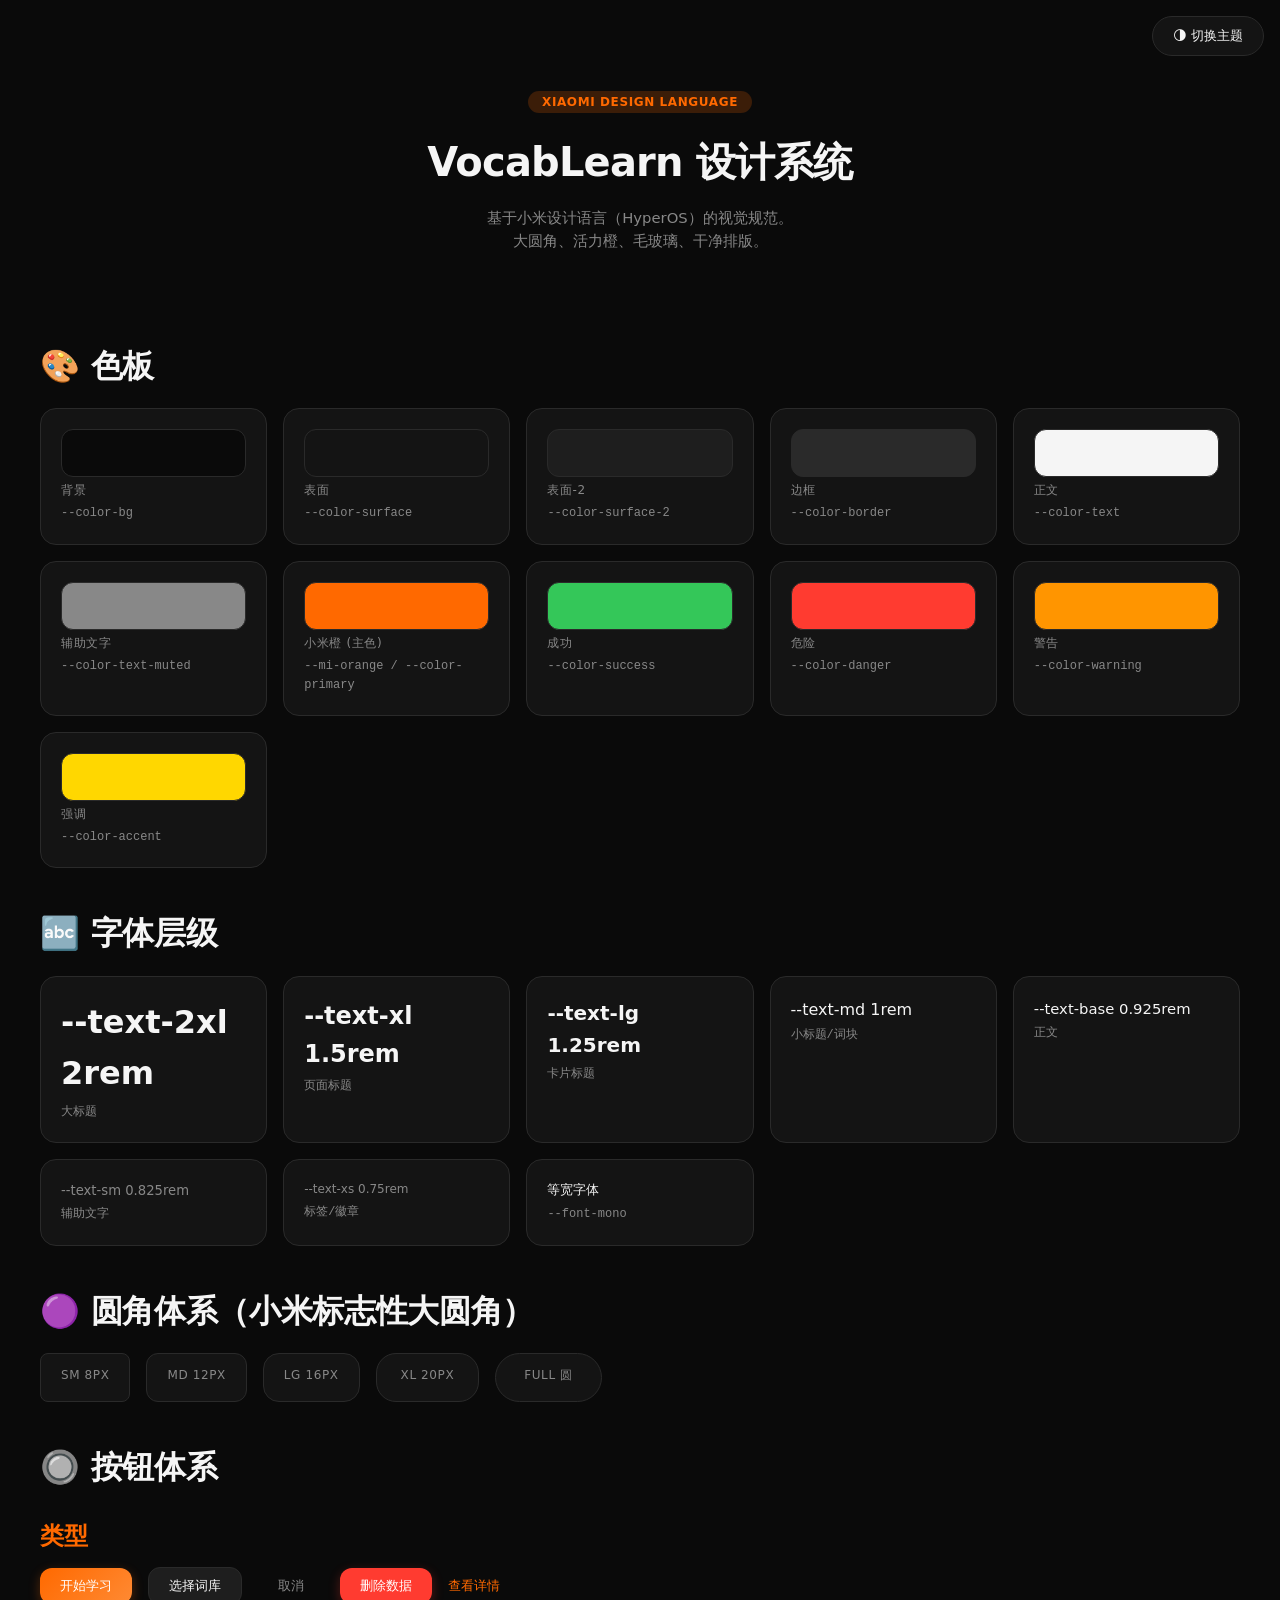
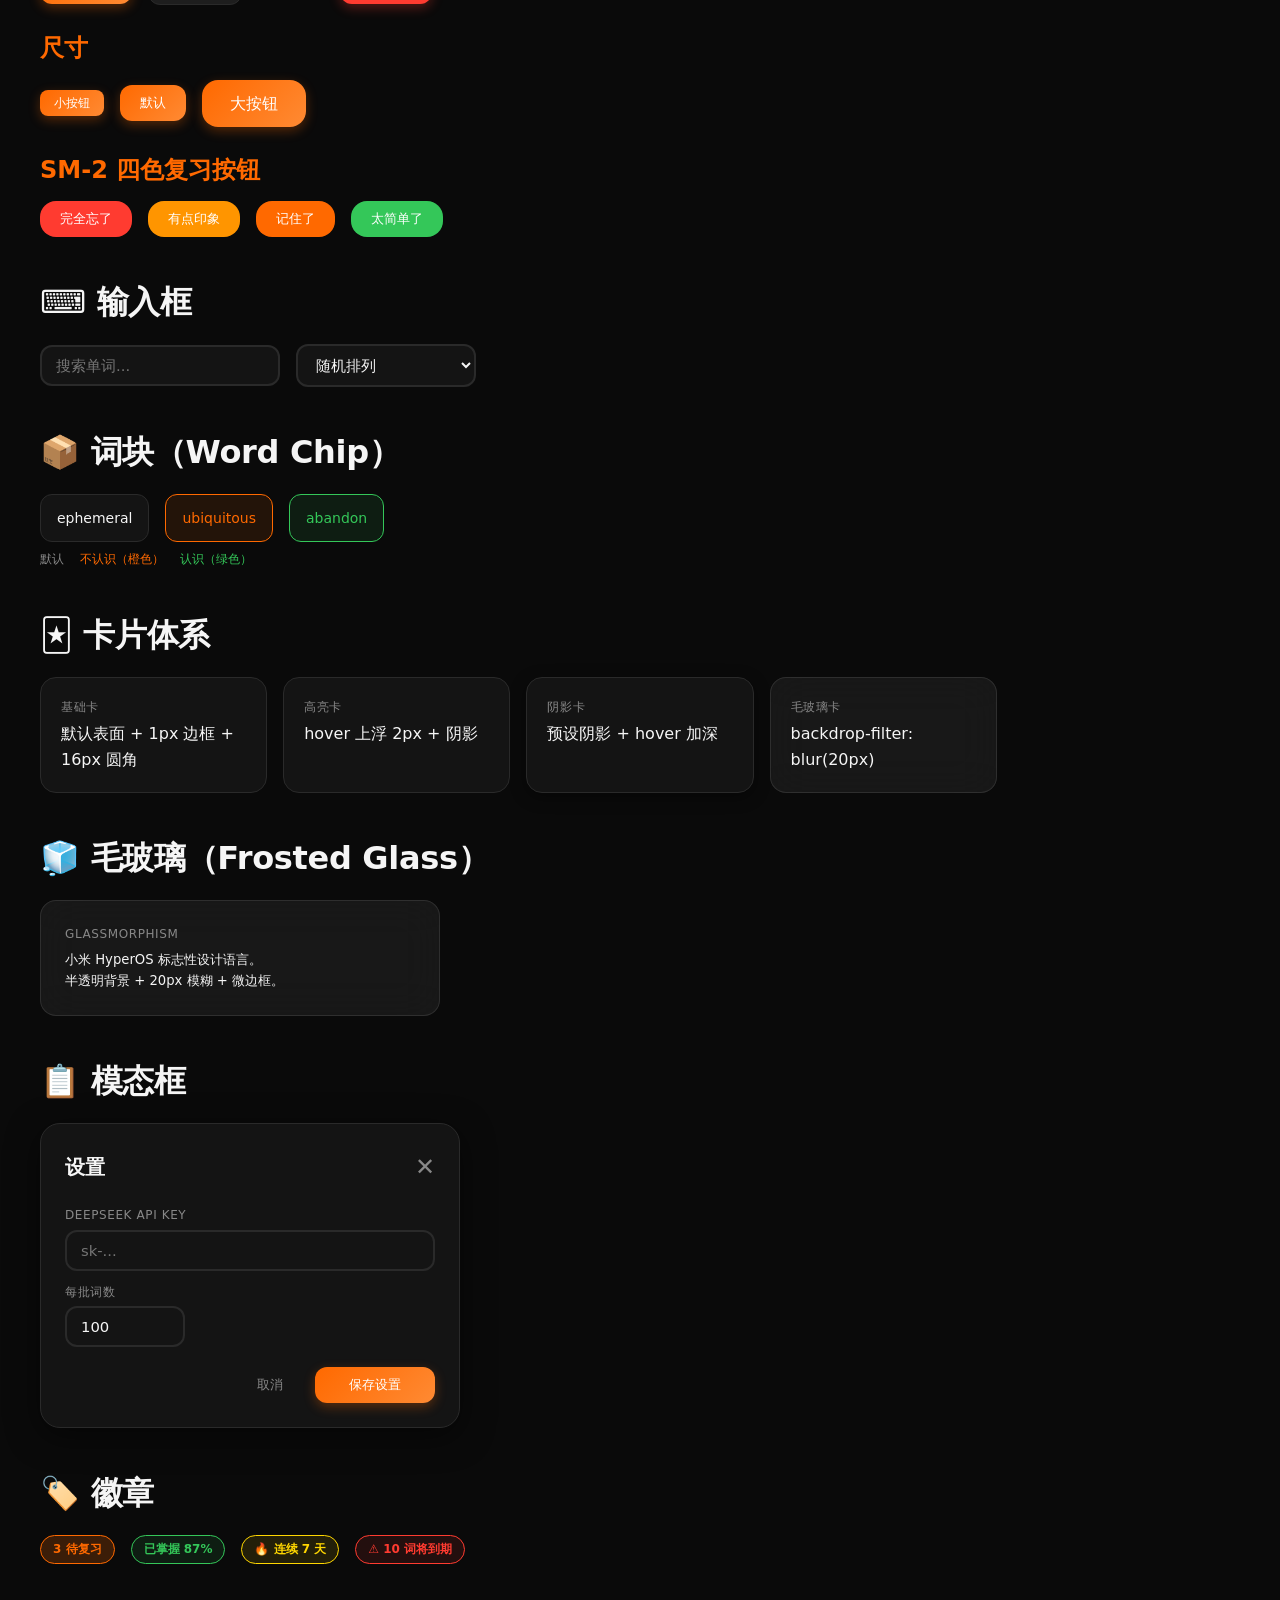
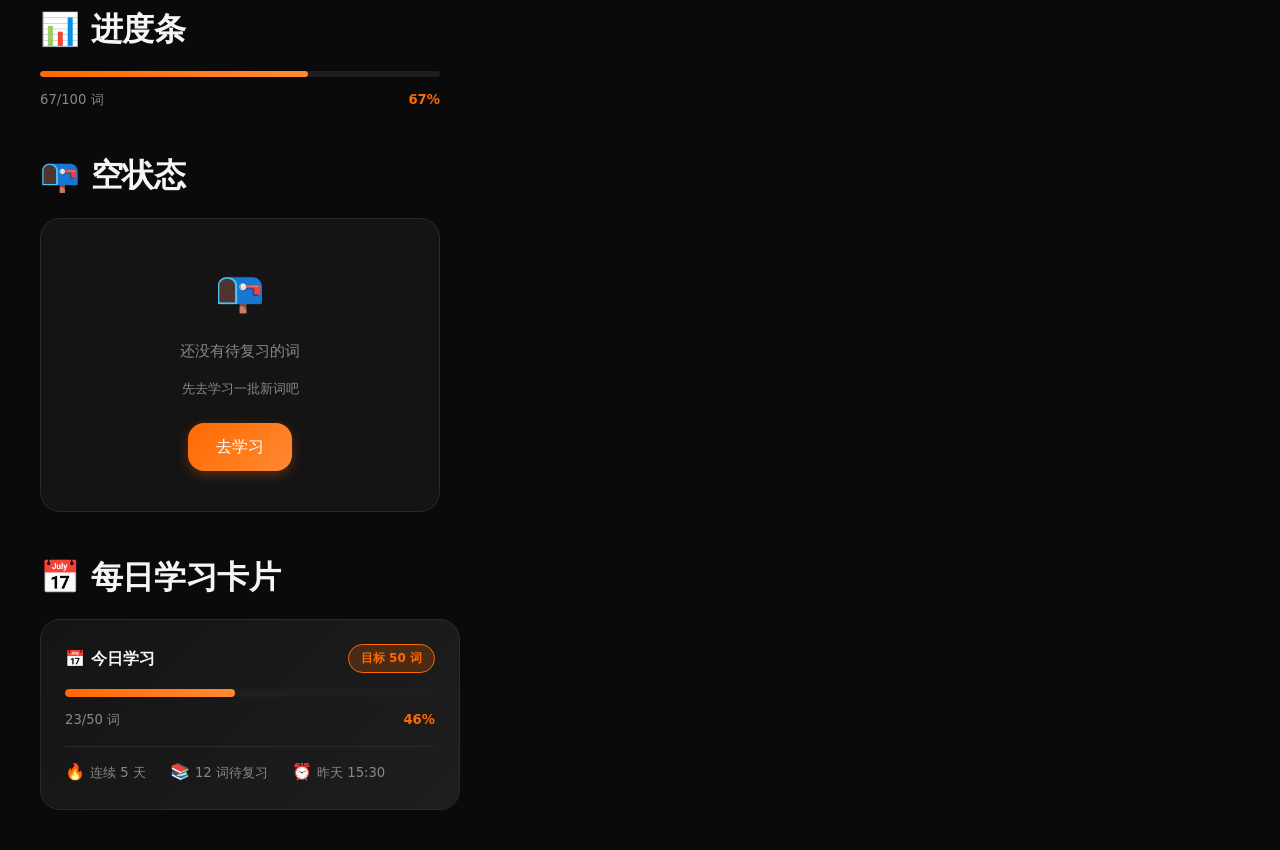
<file: docs/styleguide.html>
<!DOCTYPE html>
<html lang="zh-CN" data-theme="dark">
<head>
<meta charset="UTF-8">
<meta name="viewport" content="width=device-width, initial-scale=1.0">
<title>VocabLearn — 小米风格设计系统</title>
<style>
/* ===== Design Tokens (Xiaomi-Inspired) ===== */
:root {
  /* 小米品牌色 — 活力橙 */
  --mi-orange: #FF6900;
  --mi-orange-light: #FF8A33;
  --mi-orange-glow: rgba(255, 105, 0, 0.2);

  /* 深色主题 */
  --color-bg: #0a0a0a;
  --color-surface: #141414;
  --color-surface-2: #1e1e1e;
  --color-border: #2a2a2a;
  --color-text: #f5f5f5;
  --color-text-muted: #888888;
  --color-primary: var(--mi-orange);
  --color-primary-h: var(--mi-orange-light);
  --color-primary-glow: var(--mi-orange-glow);
  --color-accent: #FFD700;
  --color-success: #34C759;
  --color-danger: #FF3B30;
  --color-warning: #FF9500;
  --color-word-known: #34C759;
  --color-word-unknown: var(--mi-orange);
  --color-word-mastered: #248A3D;

  /* 小米标志性大圆角 */
  --radius-sm: 8px;
  --radius-md: 12px;
  --radius-lg: 16px;
  --radius-xl: 20px;
  --radius-full: 999px;

  /* 柔和阴影 */
  --shadow-sm: 0 2px 8px rgba(0,0,0,0.3);
  --shadow-md: 0 4px 16px rgba(0,0,0,0.4);
  --shadow-lg: 0 8px 32px rgba(0,0,0,0.5);
  --shadow-glow: 0 0 0 3px var(--mi-orange-glow);

  /* 间距体系 */
  --space-1: 4px;
  --space-2: 8px;
  --space-3: 12px;
  --space-4: 16px;
  --space-5: 20px;
  --space-6: 24px;
  --space-8: 32px;
  --space-10: 40px;
  --space-12: 48px;

  /* 字体 — 小米使用 MiSans */
  --font-sans: 'MiSans', 'Inter', -apple-system, BlinkMacSystemFont, 'Segoe UI', system-ui, sans-serif;
  --font-mono: 'JetBrains Mono', 'SF Mono', 'Cascadia Code', monospace;

  --text-xs: 0.75rem;
  --text-sm: 0.825rem;
  --text-base: 0.925rem;
  --text-md: 1rem;
  --text-lg: 1.25rem;
  --text-xl: 1.5rem;
  --text-2xl: 2rem;
  --text-3xl: 2.5rem;
  --text-4xl: 3rem;

  /* 过渡 */
  --transition-fast: 100ms cubic-bezier(0.25, 0.1, 0.25, 1);
  --transition-base: 250ms cubic-bezier(0.25, 0.1, 0.25, 1);
  --transition-slow: 400ms cubic-bezier(0.25, 0.1, 0.25, 1);
  --transition-spring: 500ms cubic-bezier(0.34, 1.56, 0.64, 1);
}

/* ===== 浅色主题 ===== */
[data-theme="light"] {
  --color-bg: #f8f8f8;
  --color-surface: #ffffff;
  --color-surface-2: #f0f0f0;
  --color-border: #e0e0e0;
  --color-text: #1a1a1a;
  --color-text-muted: #999999;
  --color-primary: var(--mi-orange);
  --color-primary-glow: rgba(255, 105, 0, 0.12);
  --color-success: #34C759;
  --color-danger: #FF3B30;
  --color-word-known: #34C759;
  --color-word-unknown: var(--mi-orange);
  --shadow-sm: 0 2px 8px rgba(0,0,0,0.06);
  --shadow-md: 0 4px 16px rgba(0,0,0,0.08);
  --shadow-lg: 0 8px 32px rgba(0,0,0,0.1);
}

/* ===== Reset & Base ===== */
* { box-sizing: border-box; margin: 0; padding: 0; }
body {
  font-family: var(--font-sans);
  background: var(--color-bg);
  color: var(--color-text);
  padding: var(--space-10);
  line-height: 1.6;
  -webkit-font-smoothing: antialiased;
}

/* ===== Typography ===== */
h1 { font-size: var(--text-3xl); font-weight: 700; margin-bottom: var(--space-2); letter-spacing: -0.02em; }
h2 {
  font-size: var(--text-2xl); font-weight: 700;
  margin: var(--space-10) 0 var(--space-4);
  letter-spacing: -0.01em;
}
h3 { font-size: var(--text-xl); font-weight: 600; margin: var(--space-6) 0 var(--space-3); color: var(--color-primary); }

/* ===== Utility ===== */
.section { margin-bottom: var(--space-10); }
.flex-row { display: flex; flex-wrap: wrap; gap: var(--space-4); align-items: center; }
.flex-col { display: flex; flex-direction: column; gap: var(--space-3); }
.grid-4 { display: grid; grid-template-columns: repeat(auto-fill, minmax(200px, 1fr)); gap: var(--space-4); }
.grid-6 { display: grid; grid-template-columns: repeat(auto-fill, minmax(120px, 1fr)); gap: var(--space-3); }
.label { font-size: var(--text-xs); color: var(--color-text-muted); margin-bottom: var(--space-1); font-weight: 500; text-transform: uppercase; letter-spacing: 0.05em; }

/* ===== Cards (小米大圆角) ===== */
.card {
  background: var(--color-surface);
  border: 1px solid var(--color-border);
  border-radius: var(--radius-lg);
  padding: var(--space-5);
  transition: all var(--transition-base);
}
.card-hover:hover {
  transform: translateY(-2px);
  box-shadow: var(--shadow-md);
  border-color: var(--color-primary);
}

/* ===== Elevated Card ===== */
.card-elevated {
  background: var(--color-surface);
  border: 1px solid var(--color-border);
  border-radius: var(--radius-lg);
  padding: var(--space-5);
  box-shadow: var(--shadow-md);
  transition: all var(--transition-base);
}
.card-elevated:hover {
  transform: translateY(-3px);
  box-shadow: var(--shadow-lg);
}

/* ===== Buttons (小米风格) ===== */
.btn {
  display: inline-flex; align-items: center; justify-content: center; gap: 8px;
  padding: 10px 20px; border-radius: var(--radius-md);
  font-size: var(--text-sm); font-weight: 500;
  font-family: var(--font-sans); cursor: pointer;
  border: none;
  transition: all var(--transition-base);
  white-space: nowrap; line-height: 1.2;
  position: relative;
  overflow: hidden;
}
.btn:hover { filter: brightness(1.1); transform: translateY(-1px); }
.btn:active { transform: translateY(0) scale(0.98); }
.btn-primary {
  background: linear-gradient(135deg, var(--mi-orange), var(--mi-orange-light));
  color: #fff;
  box-shadow: 0 4px 12px rgba(255, 105, 0, 0.3);
}
.btn-secondary {
  background: var(--color-surface-2);
  color: var(--color-text);
  border: 1px solid var(--color-border);
}
.btn-ghost {
  background: transparent;
  color: var(--color-text-muted);
}
.btn-ghost:hover { background: var(--color-surface-2); color: var(--color-text); }
.btn-danger {
  background: var(--color-danger);
  color: #fff;
  box-shadow: 0 4px 12px rgba(255, 59, 48, 0.3);
}
.btn-link {
  background: transparent;
  color: var(--color-primary);
  padding: 0;
}
.btn-sm { padding: 6px 14px; font-size: 0.75rem; border-radius: var(--radius-sm); }
.btn-lg { padding: 14px 28px; font-size: 1rem; border-radius: var(--radius-lg); }

/* ===== Inputs ===== */
.input {
  background: var(--color-surface);
  border: 2px solid var(--color-border);
  border-radius: var(--radius-md);
  padding: 10px 14px;
  font-size: var(--text-base);
  font-family: var(--font-sans);
  color: var(--color-text);
  outline: none;
  transition: all var(--transition-base);
}
.input:focus { border-color: var(--color-primary); box-shadow: var(--shadow-glow); }

/* ===== Word Chips ===== */
.word-chip {
  display: flex; align-items: center; justify-content: center;
  padding: 12px 16px; min-height: 48px;
  background: var(--color-surface);
  border: 1.5px solid var(--color-border);
  border-radius: var(--radius-md);
  cursor: pointer;
  font-size: 0.875rem; font-weight: 500;
  text-align: center;
  transition: all var(--transition-base);
  user-select: none;
  line-height: 1.3;
}
.word-chip:hover { border-color: var(--color-primary); transform: translateY(-2px); box-shadow: var(--shadow-glow); }
.word-chip.unknown {
  background: rgba(255, 105, 0, 0.1);
  border-color: var(--mi-orange);
  color: var(--mi-orange);
}
.word-chip.known {
  background: rgba(52, 199, 89, 0.1);
  border-color: var(--color-success);
  color: var(--color-success);
}

/* ===== Badges ===== */
.badge {
  display: inline-flex; align-items: center; gap: 4px;
  padding: 4px 12px; border-radius: var(--radius-full);
  font-size: var(--text-xs); font-weight: 600;
  border: 1px solid;
  background: var(--mi-orange-glow);
  color: var(--mi-orange);
  border-color: var(--mi-orange);
}
.badge-success {
  background: rgba(52, 199, 89, 0.1);
  color: var(--color-success);
  border-color: var(--color-success);
}
.badge-accent {
  background: rgba(255, 215, 0, 0.1);
  color: var(--color-accent);
  border-color: var(--color-accent);
}

/* ===== Progress ===== */
.progress-bar {
  width: 100%; height: 6px;
  background: var(--color-surface-2);
  border-radius: var(--radius-full);
  overflow: hidden;
}
.progress-fill {
  height: 100%;
  background: linear-gradient(90deg, var(--mi-orange), var(--mi-orange-light));
  border-radius: var(--radius-full);
  transition: width var(--transition-slow);
}

/* ===== Frosted Glass (小米毛玻璃) ===== */
.glass {
  background: rgba(255, 255, 255, 0.06);
  backdrop-filter: blur(20px);
  -webkit-backdrop-filter: blur(20px);
  border: 1px solid rgba(255, 255, 255, 0.1);
  border-radius: var(--radius-lg);
}
[data-theme="light"] .glass {
  background: rgba(255, 255, 255, 0.8);
  border: 1px solid rgba(0, 0, 0, 0.06);
}

/* ===== Modal ===== */
.modal-sample {
  background: var(--color-surface);
  border: 1px solid var(--color-border);
  border-radius: var(--radius-xl);
  box-shadow: var(--shadow-lg);
  padding: var(--space-6);
  max-width: 420px;
}

/* ===== Empty State ===== */
.empty-state {
  display: flex; flex-direction: column; align-items: center; gap: var(--space-4);
  padding: var(--space-10); text-align: center;
  color: var(--color-text-muted);
  border-radius: var(--radius-xl);
  background: var(--color-surface);
  border: 1px solid var(--color-border);
}
.empty-state .icon { font-size: 2.5rem; }

/* ===== Daily Card ===== */
.daily-card {
  background: linear-gradient(135deg, var(--color-surface) 0%, var(--color-surface-2) 100%);
  border: 1px solid var(--color-border);
  border-radius: var(--radius-xl);
  padding: var(--space-6);
  max-width: 420px;
}

/* ===== Swatch ===== */
.swatch { width: 100%; height: 48px; border-radius: var(--radius-md); border: 1px solid var(--color-border); margin-bottom: var(--space-1); }

/* ===== Theme Toggle ===== */
.theme-toggle {
  position: fixed; top: var(--space-4); right: var(--space-4);
  padding: 10px 20px; border-radius: var(--radius-full);
  background: var(--color-surface);
  border: 1px solid var(--color-border);
  color: var(--color-text); cursor: pointer;
  font-size: var(--text-sm); font-family: var(--font-sans);
  z-index: 100;
  backdrop-filter: blur(10px);
}

/* ===== Token Name ===== */
.token-name { font-family: var(--font-mono); font-size: var(--text-xs); color: var(--color-text-muted); margin-top: var(--space-1); }
</style>
</head>
<body>

<button class="theme-toggle" onclick="toggleTheme()">🌗 切换主题</button>

<!-- ===== Header ===== -->
<div style="text-align: center; padding: var(--space-12) 0; max-width: 600px; margin: 0 auto;">
  <span style="background: var(--mi-orange-glow); color: var(--mi-orange); padding: 4px 14px; border-radius: var(--radius-full); font-size: var(--text-xs); font-weight: 600; text-transform: uppercase; letter-spacing: 0.05em;">Xiaomi Design Language</span>
  <h1 style="margin-top: var(--space-4);">VocabLearn 设计系统</h1>
  <p style="color: var(--color-text-muted); font-size: var(--text-base); max-width: 480px; margin: var(--space-3) auto 0;">基于小米设计语言（HyperOS）的视觉规范。<br>大圆角、活力橙、毛玻璃、干净排版。</p>
</div>

<!-- ===== 色板 ===== -->
<h2>🎨 色板</h2>
<div class="grid-4">
  <div class="card"><div class="swatch" style="background: var(--color-bg);"></div><div class="label">背景</div><div class="token-name">--color-bg</div></div>
  <div class="card"><div class="swatch" style="background: var(--color-surface);"></div><div class="label">表面</div><div class="token-name">--color-surface</div></div>
  <div class="card"><div class="swatch" style="background: var(--color-surface-2);"></div><div class="label">表面-2</div><div class="token-name">--color-surface-2</div></div>
  <div class="card"><div class="swatch" style="background: var(--color-border);"></div><div class="label">边框</div><div class="token-name">--color-border</div></div>
  <div class="card"><div class="swatch" style="background: var(--color-text);"></div><div class="label">正文</div><div class="token-name">--color-text</div></div>
  <div class="card"><div class="swatch" style="background: var(--color-text-muted);"></div><div class="label">辅助文字</div><div class="token-name">--color-text-muted</div></div>
  <div class="card"><div class="swatch" style="background: var(--mi-orange);"></div><div class="label">小米橙 (主色)</div><div class="token-name">--mi-orange / --color-primary</div></div>
  <div class="card"><div class="swatch" style="background: var(--color-success);"></div><div class="label">成功</div><div class="token-name">--color-success</div></div>
  <div class="card"><div class="swatch" style="background: var(--color-danger);"></div><div class="label">危险</div><div class="token-name">--color-danger</div></div>
  <div class="card"><div class="swatch" style="background: var(--color-warning);"></div><div class="label">警告</div><div class="token-name">--color-warning</div></div>
  <div class="card"><div class="swatch" style="background: var(--color-accent);"></div><div class="label">强调</div><div class="token-name">--color-accent</div></div>
</div>

<!-- ===== 字体层级 ===== -->
<h2>🔤 字体层级</h2>
<div class="grid-4">
  <div class="card"><div style="font-size: var(--text-2xl); font-weight: 700;">--text-2xl 2rem</div><div class="token-name">大标题</div></div>
  <div class="card"><div style="font-size: var(--text-xl); font-weight: 700;">--text-xl 1.5rem</div><div class="token-name">页面标题</div></div>
  <div class="card"><div style="font-size: var(--text-lg); font-weight: 600;">--text-lg 1.25rem</div><div class="token-name">卡片标题</div></div>
  <div class="card"><div style="font-size: var(--text-md); font-weight: 500;">--text-md 1rem</div><div class="token-name">小标题/词块</div></div>
  <div class="card"><div style="font-size: var(--text-base);">--text-base 0.925rem</div><div class="token-name">正文</div></div>
  <div class="card"><div style="font-size: var(--text-sm); color: var(--color-text-muted);">--text-sm 0.825rem</div><div class="token-name">辅助文字</div></div>
  <div class="card"><div style="font-size: var(--text-xs); color: var(--color-text-muted);">--text-xs 0.75rem</div><div class="token-name">标签/徽章</div></div>
  <div class="card"><div style="font-family: var(--font-mono); font-size: var(--text-sm);">等宽字体</div><div class="token-name">--font-mono</div></div>
</div>

<!-- ===== 圆角 ===== -->
<h2>🟣 圆角体系（小米标志性大圆角）</h2>
<div class="flex-row">
  <div class="card" style="border-radius: var(--radius-sm); padding: 12px 20px;"><div class="label">sm 8px</div></div>
  <div class="card" style="border-radius: var(--radius-md); padding: 12px 20px;"><div class="label">md 12px</div></div>
  <div class="card" style="border-radius: var(--radius-lg); padding: 12px 20px;"><div class="label">lg 16px</div></div>
  <div class="card" style="border-radius: var(--radius-xl); padding: 12px 24px;"><div class="label">xl 20px</div></div>
  <div class="card" style="border-radius: var(--radius-full); padding: 12px 28px;"><div class="label">full 圆</div></div>
</div>

<!-- ===== 按钮 ===== -->
<h2>🔘 按钮体系</h2>
<h3>类型</h3>
<div class="flex-row">
  <button class="btn btn-primary">开始学习</button>
  <button class="btn btn-secondary">选择词库</button>
  <button class="btn btn-ghost">取消</button>
  <button class="btn btn-danger">删除数据</button>
  <button class="btn btn-link">查看详情</button>
</div>
<h3>尺寸</h3>
<div class="flex-row">
  <button class="btn btn-primary btn-sm">小按钮</button>
  <button class="btn btn-primary">默认</button>
  <button class="btn btn-primary btn-lg">大按钮</button>
</div>
<h3>SM-2 四色复习按钮</h3>
<div class="flex-row">
  <button class="btn" style="background:#FF3B30;color:#fff;border-radius:var(--radius-lg);">完全忘了</button>
  <button class="btn" style="background:#FF9500;color:#fff;border-radius:var(--radius-lg);">有点印象</button>
  <button class="btn" style="background:var(--mi-orange);color:#fff;border-radius:var(--radius-lg);">记住了</button>
  <button class="btn" style="background:#34C759;color:#fff;border-radius:var(--radius-lg);">太简单了</button>
</div>

<!-- ===== 输入框 ===== -->
<h2>⌨️ 输入框</h2>
<div class="flex-row">
  <input class="input" placeholder="搜索单词..." style="width: 240px;">
  <select class="input" style="width: 180px;">
    <option>随机排列</option>
    <option>A-Z 排序</option>
    <option>按难度排序</option>
  </select>
</div>

<!-- ===== 词块 ===== -->
<h2>📦 词块（Word Chip）</h2>
<div class="flex-row">
  <div class="word-chip">ephemeral</div>
  <div class="word-chip unknown">ubiquitous</div>
  <div class="word-chip known">abandon</div>
</div>
<div class="flex-row" style="margin-top: var(--space-2);">
  <span style="font-size:var(--text-xs);color:var(--color-text-muted);">默认</span>
  <span style="font-size:var(--text-xs);color:var(--mi-orange);">不认识（橙色）</span>
  <span style="font-size:var(--text-xs);color:var(--color-success);">认识（绿色）</span>
</div>

<!-- ===== 卡片体系 ===== -->
<h2>🃏 卡片体系</h2>
<div class="grid-4">
  <div class="card"><div class="label">基础卡</div><div>默认表面 + 1px 边框 + 16px 圆角</div></div>
  <div class="card card-hover"><div class="label">高亮卡</div><div>hover 上浮 2px + 阴影</div></div>
  <div class="card-elevated"><div class="label">阴影卡</div><div>预设阴影 + hover 加深</div></div>
  <div class="card glass"><div class="label">毛玻璃卡</div><div>backdrop-filter: blur(20px)</div></div>
</div>

<!-- ===== 毛玻璃效果 ===== -->
<h2>🧊 毛玻璃（Frosted Glass）</h2>
<div class="glass" style="padding: var(--space-6); max-width: 400px;">
  <div class="label">Glassmorphism</div>
  <div style="font-size: var(--text-sm); color: var(--color-text);">小米 HyperOS 标志性设计语言。<br>半透明背景 + 20px 模糊 + 微边框。</div>
</div>

<!-- ===== 模态框 ===== -->
<h2>📋 模态框</h2>
<div class="modal-sample">
  <div style="display:flex;justify-content:space-between;align-items:center;margin-bottom:var(--space-5);">
    <span style="font-weight:700;font-size:var(--text-lg);">设置</span>
    <span style="color:var(--color-text-muted);cursor:pointer;font-size:var(--text-xl);">✕</span>
  </div>
  <div class="flex-col">
    <div>
      <div class="label">DeepSeek API Key</div>
      <input class="input" type="password" placeholder="sk-..." style="width:100%;">
    </div>
    <div>
      <div class="label">每批词数</div>
      <input class="input" type="number" value="100" style="width:120px;">
    </div>
  </div>
  <div style="margin-top:var(--space-5);display:flex;justify-content:flex-end;gap:var(--space-3);">
    <button class="btn btn-ghost">取消</button>
    <button class="btn btn-primary" style="min-width:120px;">保存设置</button>
  </div>
</div>

<!-- ===== 徽章 ===== -->
<h2>🏷️ 徽章</h2>
<div class="flex-row">
  <span class="badge">3 待复习</span>
  <span class="badge badge-success">已掌握 87%</span>
  <span class="badge badge-accent">🔥 连续 7 天</span>
  <span class="badge" style="background:rgba(255,59,48,0.1);color:#FF3B30;border-color:#FF3B30;">⚠️ 10 词将到期</span>
</div>

<!-- ===== 进度条 ===== -->
<h2>📊 进度条</h2>
<div class="flex-col" style="max-width: 400px;">
  <div class="progress-bar"><div class="progress-fill" style="width: 67%;"></div></div>
  <div style="display:flex;justify-content:space-between;">
    <span style="font-size:var(--text-sm);color:var(--color-text-muted);">67/100 词</span>
    <span style="font-size:var(--text-sm);color:var(--mi-orange);font-weight:600;">67%</span>
  </div>
</div>

<!-- ===== 空状态 ===== -->
<h2>📭 空状态</h2>
<div class="empty-state" style="max-width: 400px;">
  <div class="icon">📭</div>
  <div style="font-size: var(--text-base); font-weight: 500;">还没有待复习的词</div>
  <div style="font-size: var(--text-sm);">先去学习一批新词吧</div>
  <button class="btn btn-primary btn-lg" style="margin-top: var(--space-2);">去学习</button>
</div>

<!-- ===== 每日学习卡片 ===== -->
<h2>📅 每日学习卡片</h2>
<div class="daily-card">
  <div style="display:flex;justify-content:space-between;align-items:center;margin-bottom:var(--space-4);">
    <span style="font-weight:700;font-size:var(--text-md);">📅 今日学习</span>
    <span class="badge">目标 50 词</span>
  </div>
  <div class="progress-bar" style="margin-bottom:var(--space-3);height:8px;">
    <div class="progress-fill" style="width:46%;"></div>
  </div>
  <div style="display:flex;justify-content:space-between;margin-bottom:var(--space-4);">
    <span style="font-size:var(--text-sm);color:var(--color-text-muted);">23/50 词</span>
    <span style="font-size:var(--text-sm);color:var(--mi-orange);font-weight:600;">46%</span>
  </div>
  <div style="display:flex;gap:var(--space-6);padding-top:var(--space-3);border-top:1px solid var(--color-border);">
    <div><span style="font-weight:600;">🔥</span> <span style="font-size:var(--text-sm);color:var(--color-text-muted);">连续 5 天</span></div>
    <div><span style="font-weight:600;">📚</span> <span style="font-size:var(--text-sm);color:var(--color-text-muted);">12 词待复习</span></div>
    <div><span style="font-weight:600;">⏰</span> <span style="font-size:var(--text-sm);color:var(--color-text-muted);">昨天 15:30</span></div>
  </div>
</div>

<script>
function toggleTheme() {
  const html = document.documentElement;
  html.dataset.theme = html.dataset.theme === 'dark' ? 'light' : 'dark';
}
</script>
</body>
</html>
</file>
<file: style.css>
/* v8.5: Mobile screenSettings styles */
#screenSettings .settings-card {
  background: var(--color-surface);
  border: 1px solid var(--color-border);
  border-radius: var(--radius-lg);
  padding: var(--space-4);
  margin-bottom: var(--space-3);
}
#screenSettings .settings-card-header {
  font-size: var(--text-sm);
  font-weight: 600;
  margin-bottom: var(--space-3);
}
#screenSettings .form-group { margin-bottom: var(--space-3); }
#screenSettings .data-summary { gap: var(--space-2); }
#screenSettings .data-item { padding: var(--space-2); }
#screenSettings .data-value { font-size: var(--text-md); }

/* =========================================================
   VocabLearn — style.css (v7.0 HyperOS 设计重构)
   小米设计语言：活力橙、大圆角、毛玻璃、干净排版
   ========================================================= */

/* ---------- CSS Custom Properties (Xiaomi Design Tokens) ---------- */
:root {
  --mi-orange: #FF6900;
  --mi-orange-light: #FF8A33;
  --mi-orange-glow: rgba(255, 105, 0, 0.2);
  --color-bg: #0a0a0a;
  --color-surface: #141414;
  --color-surface-2: #1e1e1e;
  --color-border: #2a2a2a;
  --color-text: #f5f5f5;
  --color-text-muted: #888888;
  --color-primary: var(--mi-orange);
  --color-primary-h: var(--mi-orange-light);
  --color-primary-glow: var(--mi-orange-glow);
  --color-accent: #FFD700;
  --color-success: #34C759;
  --color-danger: #FF3B30;
  --color-warning: #FF9500;
  --color-word-known: #34C759;
  --color-word-unknown: var(--mi-orange);
  --color-word-mastered: #248A3D;
  --color-marked-bg: rgba(255, 215, 0, 0.12);
  --color-marked-border: #FFD700;

  --radius-sm: 8px;
  --radius-md: 12px;
  --radius-lg: 16px;
  --radius-xl: 20px;
  --radius-full: 999px;

  --shadow-sm: 0 2px 8px rgba(0,0,0,0.3);
  --shadow-md: 0 4px 16px rgba(0,0,0,0.4);
  --shadow-lg: 0 8px 32px rgba(0,0,0,0.5);
  --shadow-glow: 0 0 0 3px var(--mi-orange-glow);

  --space-1: 4px; --space-2: 8px; --space-3: 12px; --space-4: 16px;
  --space-5: 20px; --space-6: 24px; --space-8: 32px; --space-10: 40px; --space-12: 48px;

  --font-sans: 'MiSans', 'Inter', -apple-system, BlinkMacSystemFont, 'Segoe UI', system-ui, sans-serif;
  --font-mono: 'JetBrains Mono', 'SF Mono', 'Cascadia Code', monospace;

  --text-xs: 0.75rem; --text-sm: 0.825rem; --text-base: 0.925rem;
  --text-md: 1rem; --text-lg: 1.25rem; --text-xl: 1.5rem; --text-2xl: 2rem;

  --transition-fast: 100ms cubic-bezier(0.25,0.1,0.25,1);
  --transition-base: 250ms cubic-bezier(0.25,0.1,0.25,1);
  --transition-slow: 400ms cubic-bezier(0.25,0.1,0.25,1);
  --transition-spring: 500ms cubic-bezier(0.34,1.56,0.64,1);
}

/* ---------- Light Theme (only color overrides) ---------- */
[data-theme="light"] {
  --color-bg: #f8f8f8;
  --color-surface: #ffffff;
  --color-surface-2: #f0f0f0;
  --color-border: #e0e0e0;
  --color-text: #1a1a1a;
  --color-text-muted: #999999;
  --color-primary: var(--mi-orange);
  --color-primary-glow: rgba(255, 105, 0, 0.12);
  --color-success: #34C759;
  --color-danger: #FF3B30;
  --color-word-known: #34C759;
  --color-word-unknown: var(--mi-orange);
  --color-marked-bg: rgba(255, 215, 0, 0.10);
  --shadow-sm: 0 2px 8px rgba(0,0,0,0.06);
  --shadow-md: 0 4px 16px rgba(0,0,0,0.08);
  --shadow-lg: 0 8px 32px rgba(0,0,0,0.1);
}

[data-theme="light"] .peek-popup {
  background: rgba(255, 255, 255, 0.95);
}
[data-theme="light"] .peek-popup-arrow {
  background: rgba(255, 255, 255, 0.95);
}

/* ---------- Reset & Base ---------- */
*, *::before, *::after { box-sizing: border-box; margin: 0; padding: 0; }
html { font-size: 16px; }
body {
  font-family: var(--font-sans);
  background: var(--color-bg);
  color: var(--color-text);
  min-height: 100vh;
  display: flex;
  flex-direction: column;
  -webkit-font-smoothing: antialiased;
  line-height: 1.6;
}
a { color: var(--color-primary); text-decoration: none; }
a:hover { text-decoration: underline; }

/* ---------- Scrollbar ---------- */
::-webkit-scrollbar { width: 6px; height: 6px; }
::-webkit-scrollbar-track { background: var(--color-surface); }
::-webkit-scrollbar-thumb { background: var(--color-border); border-radius: 3px; }

/* =========================================================
   HEADER
   ========================================================= */
.app-header {
  display: flex;
  align-items: center;
  justify-content: space-between;
  padding: 0 var(--space-6);
  padding-top: env(safe-area-inset-top, 0px);
  height: calc(56px + env(safe-area-inset-top, 0px));
  min-height: 56px;
  background: var(--color-surface);
  border-bottom: 1px solid var(--color-border);
  position: sticky;
  top: 0;
  z-index: 100;
  flex-shrink: 0;
}
.header-left { display: flex; align-items: center; gap: var(--space-4); }
.logo {
  font-size: var(--text-lg);
  font-weight: 700;
  background: linear-gradient(135deg, var(--mi-orange), var(--mi-orange-light));
  -webkit-background-clip: text;
  -webkit-text-fill-color: transparent;
  background-clip: text;
  letter-spacing: -0.5px;
}
.session-info {
  font-size: var(--text-xs);
  color: var(--color-text-muted);
  background: var(--color-surface-2);
  padding: 3px 10px;
  border-radius: var(--radius-full);
  border: 1px solid var(--color-border);
}
.header-right { display: flex; align-items: center; gap: var(--space-2); }

/* =========================================================
   BUTTONS (Xiaomi Style)
   ========================================================= */
.btn {
  display: inline-flex;
  align-items: center;
  justify-content: center;
  gap: 8px;
  padding: 10px 20px;
  border-radius: var(--radius-md);
  font-size: var(--text-sm);
  font-weight: 500;
  font-family: var(--font-sans);
  cursor: pointer;
  border: none;
  transition: all var(--transition-base);
  white-space: nowrap;
  line-height: 1.2;
  position: relative;
  overflow: hidden;
}
.btn:hover { filter: brightness(1.1); transform: translateY(-1px); }
.btn:active { transform: translateY(0) scale(0.97); }
.btn:disabled { opacity: 0.45; cursor: not-allowed; transform: none; filter: none; }
.btn svg { width: 16px; height: 16px; flex-shrink: 0; }

.btn-primary {
  background: linear-gradient(135deg, var(--mi-orange), var(--mi-orange-light));
  color: #fff;
  box-shadow: 0 4px 12px rgba(255, 105, 0, 0.3);
}
.btn-primary:hover:not(:disabled) {
  filter: brightness(1.15);
  box-shadow: 0 6px 20px rgba(255, 105, 0, 0.4);
}

.btn-secondary {
  background: var(--color-surface-2);
  color: var(--color-text);
  border: 1px solid var(--color-border);
}
.btn-secondary:hover:not(:disabled) {
  background: var(--color-border);
}

.btn-ghost {
  background: transparent;
  color: var(--color-text-muted);
  border: 1px solid transparent;
}
.btn-ghost:hover:not(:disabled) {
  background: var(--color-surface-2);
  color: var(--color-text);
}

.btn-danger {
  background: var(--color-danger);
  color: #fff;
  box-shadow: 0 4px 12px rgba(255, 59, 48, 0.3);
}
.btn-danger:hover:not(:disabled) {
  filter: brightness(1.15);
  box-shadow: 0 6px 20px rgba(255, 59, 48, 0.4);
}

.btn-link {
  background: transparent;
  color: var(--color-primary);
  padding: 0;
}

.btn-lg {
  padding: 14px 28px;
  font-size: var(--text-md);
  border-radius: var(--radius-lg);
}

/* Backward compat alias */
.btn-large { padding: 14px 28px; font-size: var(--text-md); border-radius: var(--radius-lg); }

.btn-sm {
  padding: 6px 14px;
  font-size: var(--text-xs);
  border-radius: var(--radius-sm);
}

/* SM-2 review buttons */
.btn-sm2-again {
  background: #FF3B30;
  color: #fff;
  border-radius: var(--radius-lg);
  border: none;
}
.btn-sm2-again:hover:not(:disabled) { filter: brightness(1.15); }

.btn-sm2-hard {
  background: #FF9500;
  color: #fff;
  border-radius: var(--radius-lg);
  border: none;
}
.btn-sm2-hard:hover:not(:disabled) { filter: brightness(1.15); }

.btn-sm2-good {
  background: linear-gradient(135deg, var(--mi-orange), var(--mi-orange-light));
  color: #fff;
  border-radius: var(--radius-lg);
  border: none;
}
.btn-sm2-good:hover:not(:disabled) { filter: brightness(1.15); }

.btn-sm2-easy {
  background: #34C759;
  color: #fff;
  border-radius: var(--radius-lg);
  border: none;
}
.btn-sm2-easy:hover:not(:disabled) { filter: brightness(1.15); }

.btn-sm2-again:active,
.btn-sm2-hard:active,
.btn-sm2-good:active,
.btn-sm2-easy:active {
  transform: scale(0.95);
}

/* =========================================================
   SCREENS
   ========================================================= */
.screen { display: none; flex: 1; }
.screen.active { display: flex; flex-direction: column; }
main {
  flex: 1;
  display: flex;
  flex-direction: column;
  overflow-y: auto;
}

/* =========================================================
   WELCOME SCREEN
   ========================================================= */
#screenWelcome {
  align-items: center;
  justify-content: center;
  padding: var(--space-10) var(--space-5);
}
.welcome-card { text-align: center; max-width: 480px; width: 100%; }
.welcome-icon {
  margin: 0 auto var(--space-6);
  width: 80px; height: 80px;
  background: var(--color-surface-2);
  border: 1px solid var(--color-border);
  border-radius: var(--radius-xl);
  display: flex;
  align-items: center;
  justify-content: center;
  color: var(--color-primary);
}
.welcome-icon svg { width: 44px; height: 44px; }
.welcome-card h2 {
  font-size: var(--text-2xl);
  font-weight: 700;
  margin-bottom: var(--space-3);
  letter-spacing: -0.5px;
}
.welcome-card p {
  color: var(--color-text-muted);
  margin-bottom: var(--space-8);
  line-height: 1.6;
}
.welcome-actions {
  display: flex;
  gap: var(--space-3);
  justify-content: center;
  flex-wrap: wrap;
  margin-bottom: var(--space-5);
}
.welcome-hint {
  font-size: var(--text-xs);
  color: var(--color-text-muted);
  margin-bottom: 0 !important;
}

/* Mobile-specific welcome layout (hidden by default) */
.welcome-mobile { display: none; }

/* Welcome scroll (v5.0) */
.welcome-scroll {
  width: 100%;
  max-width: 520px;
  margin: 0 auto;
  padding: var(--space-6) var(--space-4) var(--space-10);
  display: flex;
  flex-direction: column;
  gap: var(--space-5);
}
.daily-card {
  background: linear-gradient(135deg, var(--color-surface) 0%, var(--color-surface-2) 100%);
  border: 1px solid var(--color-border);
  border-radius: var(--radius-xl);
  padding: var(--space-6);
  max-width: 520px;
}
.daily-card-header { margin-bottom: var(--space-4); }
.daily-card-title { font-size: var(--text-md); font-weight: 700; color: var(--color-text); }
.daily-progress-bar {
  width: 100%; height: 8px;
  background: var(--color-surface-2);
  border-radius: var(--radius-full);
  overflow: hidden;
  margin-bottom: 6px;
}
.daily-progress-fill {
  height: 100%;
  background: linear-gradient(90deg, var(--mi-orange), var(--mi-orange-light));
  border-radius: var(--radius-full);
  transition: width var(--transition-slow);
}
.daily-progress-label {
  font-size: var(--text-xs);
  color: var(--color-text-muted);
  margin-bottom: var(--space-4);
  text-align: right;
}
.daily-stats { display: flex; gap: var(--space-3); }
.daily-stat {
  flex: 1;
  text-align: center;
  padding: var(--space-2) var(--space-1);
  background: var(--color-surface-2);
  border-radius: var(--radius-md);
  border: 1px solid var(--color-border);
}
.daily-stat-icon { display: block; font-size: var(--text-lg); margin-bottom: 2px; }
.daily-stat-value {
  display: block;
  font-size: var(--text-md);
  font-weight: 700;
  color: var(--color-text);
}
.daily-stat-label {
  display: block;
  font-size: 0.65rem;
  color: var(--color-text-muted);
  text-transform: uppercase;
  letter-spacing: 0.3px;
  margin-top: 1px;
}
.daily-empty-guide { text-align: center; padding: 10px 0 4px; font-size: 0.85rem; color: var(--color-text-muted); }
.daily-empty-guide p { margin: 0; }

/* Quick Start Grid 2x3 */
.quick-start-grid { display: grid; grid-template-columns: 1fr 1fr; gap: var(--space-3); }
.qs-card {
  display: flex;
  align-items: center;
  gap: var(--space-3);
  padding: 14px 16px;
  background: var(--color-surface);
  border: 1px solid var(--color-border);
  border-radius: var(--radius-md);
  cursor: pointer;
  font-family: var(--font-sans);
  color: var(--color-text);
  text-align: left;
  transition: all var(--transition-base);
  position: relative;
  overflow: hidden;
}
.qs-card:active { transform: scale(0.97); }
.qs-card:hover {
  border-color: var(--color-primary);
  transform: translateY(-2px);
  box-shadow: 0 4px 16px var(--color-primary-glow);
}
.qs-card.qs-continue {
  background: linear-gradient(135deg, rgba(255, 105, 0, 0.12), rgba(255, 138, 51, 0.1));
  border-color: var(--color-primary);
  padding: 16px 18px;
}
.qs-card.qs-continue .qs-title { font-size: var(--text-md); color: var(--color-primary); }
.qs-card.qs-continue .qs-icon {
  background: var(--color-primary);
  color: #fff;
  border-radius: 50%;
  width: 38px; height: 38px;
}
@media (min-width: 481px) {
  .qs-card.qs-continue { grid-column: 1 / -1; }
}
.qs-icon {
  font-size: var(--text-xl);
  flex-shrink: 0;
  width: 36px; height: 36px;
  display: flex;
  align-items: center;
  justify-content: center;
}
.qs-info { display: flex; flex-direction: column; gap: 2px; min-width: 0; flex: 1; }
.qs-title {
  font-size: 0.88rem;
  font-weight: 600;
  display: flex;
  align-items: center;
  gap: 6px;
}
.qs-desc {
  font-size: 0.72rem;
  color: var(--color-text-muted);
  white-space: nowrap;
  overflow: hidden;
  text-overflow: ellipsis;
}
.qs-badge {
  font-size: 0.65rem;
  background: var(--color-danger);
  color: #fff;
  padding: 1px 7px;
  border-radius: 8px;
  line-height: 1.4;
  display: inline-block;
}

/* Quick Access Bar */
.quick-access-bar { display: flex; gap: 6px; justify-content: center; flex-wrap: wrap; }
.qa-btn {
  display: flex;
  align-items: center;
  gap: 5px;
  padding: 8px 14px;
  background: transparent;
  border: 1px solid var(--color-border);
  border-radius: var(--radius-sm);
  color: var(--color-text-muted);
  font-size: 0.8rem;
  cursor: pointer;
  font-family: var(--font-sans);
  transition: all var(--transition-base);
}
.qa-btn svg { width: 16px; height: 16px; }
.qa-btn:hover {
  color: var(--color-text);
  border-color: var(--color-primary);
  background: var(--color-surface-2);
}
.qa-btn:active { transform: scale(0.96); }

/* =========================================================
   LOADING SCREEN
   ========================================================= */
#screenLoading { align-items: center; justify-content: center; }
.loading-card { text-align: center; }
.loading-card p { color: var(--color-text-muted); margin-top: var(--space-5); font-size: 0.95rem; }
.spinner {
  width: 44px; height: 44px;
  border: 3px solid var(--color-border);
  border-top-color: var(--color-primary);
  border-radius: 50%;
  animation: spin 0.7s linear infinite;
  margin: 0 auto;
}
.spinner-sm { width: 20px; height: 20px; border-width: 2px; }
@keyframes spin { to { transform: rotate(360deg); } }
.loading-inline {
  display: flex;
  align-items: center;
  gap: 10px;
  justify-content: center;
  padding: var(--space-6);
  color: var(--color-text-muted);
  font-size: 0.9rem;
}

/* =========================================================
   WORD GRID SCREEN
   ========================================================= */
#screenGrid { padding: 0; }
.grid-toolbar {
  display: flex;
  align-items: center;
  justify-content: space-between;
  padding: var(--space-4) var(--space-6);
  background: var(--color-surface);
  border-bottom: 1px solid var(--color-border);
  gap: var(--space-4);
  flex-wrap: wrap;
}
.grid-toolbar-left, .grid-toolbar-right { display: flex; align-items: center; gap: var(--space-3); }
.progress-badge {
  display: inline-flex;
  align-items: center;
  gap: 4px;
  padding: 4px 12px;
  border-radius: var(--radius-full);
  font-size: var(--text-xs);
  font-weight: 600;
  border: 1px solid var(--color-primary);
  background: var(--mi-orange-glow);
  color: var(--mi-orange);
}
.word-count {
  color: var(--color-text-muted);
  font-size: 0.85rem;
}
.selection-hint { font-size: 0.82rem; color: var(--color-text-muted); }
.selection-hint strong { color: var(--color-accent); }
.word-grid {
  display: grid;
  grid-template-columns: repeat(auto-fill, minmax(120px, 1fr));
  gap: var(--space-3);
  padding: var(--space-5) var(--space-6);
  flex: 1;
}

/* Word Chip (Xiaomi Style) */
.word-chip {
  display: flex;
  align-items: center;
  justify-content: center;
  padding: var(--space-3) var(--space-4);
  min-height: 48px;
  background: var(--color-surface);
  border: 1.5px solid var(--color-border);
  border-radius: var(--radius-md);
  cursor: pointer;
  font-size: 0.875rem;
  font-weight: 500;
  text-align: center;
  transition: all var(--transition-base);
  user-select: none;
  word-break: break-word;
  line-height: 1.3;
}
.word-chip:hover {
  border-color: var(--color-primary);
  transform: translateY(-2px);
  box-shadow: var(--shadow-glow);
}
.word-chip.marked {
  background: var(--color-marked-bg);
  border-color: var(--color-marked-border);
  color: var(--color-accent);
  box-shadow: 0 0 0 1.5px var(--color-marked-border);
}
.word-chip.marked:hover {
  background: rgba(255, 215, 0, 0.18);
  transform: translateY(-1px);
}
.word-chip.familiar {
  background: rgba(52, 199, 89, 0.1);
  border-color: var(--color-success);
  color: var(--color-success);
  box-shadow: 0 0 0 1.5px var(--color-success);
}
.word-chip.familiar:hover {
  background: rgba(52, 199, 89, 0.18);
  transform: translateY(-1px);
}

.grid-footer {
  padding: var(--space-3) var(--space-6);
  border-top: 1px solid var(--color-border);
  text-align: center;
  font-size: var(--text-xs);
  color: var(--color-text-muted);
  background: var(--color-surface);
}

/* =========================================================
   DETAIL SCREEN
   ========================================================= */
#screenDetail { padding: 0; }
.detail-toolbar {
  display: flex;
  align-items: center;
  justify-content: space-between;
  padding: var(--space-4) var(--space-6);
  background: var(--color-surface);
  border-bottom: 1px solid var(--color-border);
  gap: var(--space-4);
}
.detail-toolbar h2 { font-size: var(--text-md); font-weight: 600; }
.detail-grid {
  display: grid;
  grid-template-columns: repeat(auto-fill, minmax(300px, 1fr));
  gap: var(--space-4);
  padding: var(--space-6);
}
.detail-card {
  background: var(--color-surface);
  border: 1px solid var(--color-border);
  border-radius: var(--radius-lg);
  padding: var(--space-5);
  transition: all var(--transition-base);
}
.detail-card:hover { border-color: var(--color-primary); }
.detail-card-header {
  display: flex;
  align-items: baseline;
  gap: 10px;
  margin-bottom: 6px;
}
.detail-word {
  font-size: var(--text-xl);
  font-weight: 700;
  color: var(--color-accent);
  line-height: 1;
}
.detail-pronunciation {
  font-size: 0.85rem;
  color: var(--color-text-muted);
  font-family: var(--font-mono);
}
.detail-pos {
  display: inline-block;
  font-size: 0.72rem;
  font-weight: 600;
  color: var(--color-primary);
  background: var(--mi-orange-glow);
  border: 1px solid var(--color-primary);
  border-radius: 4px;
  padding: 2px 7px;
  margin-bottom: 10px;
  text-transform: uppercase;
  letter-spacing: 0.5px;
}
.detail-definition {
  font-size: 0.92rem;
  line-height: 1.6;
  color: var(--color-text);
  margin-bottom: var(--space-3);
}
.detail-example {
  font-size: 0.85rem;
  color: var(--color-text-muted);
  border-left: 2px solid var(--color-border);
  padding-left: 10px;
  line-height: 1.55;
  font-style: italic;
}
.detail-example::before { content: '"'; color: var(--color-text-muted); }
.detail-example::after { content: '"'; color: var(--color-text-muted); }
.detail-chinese {
  font-size: 0.88rem;
  color: var(--color-text-muted);
  margin-bottom: 10px;
  line-height: 1.5;
}
.detail-card.skeleton .detail-word,
.detail-card.skeleton .detail-definition,
.detail-card.skeleton .detail-example {
  background: var(--color-surface-2);
  border-radius: 4px;
  color: transparent;
  animation: shimmer 1.4s infinite;
}
.detail-unmark-btn { font-size: 0.8rem !important; padding: 4px 10px !important; }
.detail-example-cn {
  font-size: 0.82rem;
  color: var(--color-text-muted);
  border-left: 2px solid var(--color-border);
  padding-left: 10px;
  margin-top: 4px;
  line-height: 1.5;
}
.detail-collocation {
  font-size: 0.82rem;
  color: var(--color-accent);
  background: var(--color-marked-bg);
  border-radius: var(--radius-sm);
  padding: 6px 10px;
  margin-top: 6px;
  line-height: 1.5;
}

/* =========================================================
   DONE SCREEN
   ========================================================= */
#screenDone { align-items: center; justify-content: center; padding: var(--space-10) var(--space-5); }
.done-card { text-align: center; max-width: 460px; width: 100%; }
.done-icon {
  width: 72px; height: 72px;
  background: rgba(52, 199, 89, 0.15);
  border: 2px solid var(--color-success);
  border-radius: 50%;
  display: flex;
  align-items: center;
  justify-content: center;
  font-size: 2rem;
  color: var(--color-success);
  margin: 0 auto var(--space-6);
}
.done-card h2 { font-size: var(--text-2xl); font-weight: 700; margin-bottom: var(--space-5); }
.done-stats { display: flex; gap: var(--space-4); justify-content: center; flex-wrap: wrap; margin-bottom: var(--space-8); }
.stat-pill {
  background: var(--color-surface-2);
  border: 1px solid var(--color-border);
  border-radius: var(--radius-md);
  padding: var(--space-3) var(--space-5);
  text-align: center;
}
.stat-value {
  display: block;
  font-size: 1.6rem;
  font-weight: 700;
  line-height: 1;
  margin-bottom: 4px;
}
.stat-value.green { color: var(--color-success); }
.stat-value.yellow { color: var(--color-accent); }
.stat-label {
  font-size: var(--text-xs);
  color: var(--color-text-muted);
  text-transform: uppercase;
  letter-spacing: 0.5px;
}
.done-actions { display: flex; gap: var(--space-3); justify-content: center; flex-wrap: wrap; margin-bottom: var(--space-4); }
.done-note { font-size: var(--text-xs); color: var(--color-text-muted); line-height: 1.6; }

/* =========================================================
   MODALS (Xiaomi Style)
   ========================================================= */
.modal-backdrop {
  position: fixed;
  inset: 0;
  background: rgba(0,0,0,0.6);
  z-index: 1000;
  display: flex;
  align-items: center;
  justify-content: center;
  padding: var(--space-5);
  backdrop-filter: blur(8px);
  -webkit-backdrop-filter: blur(8px);
}
.modal {
  background: var(--color-surface);
  border: 1px solid var(--color-border);
  border-radius: var(--radius-xl);
  width: 100%;
  max-width: 480px;
  max-height: 85vh;
  overflow-y: auto;
  box-shadow: var(--shadow-lg);
  animation: modalIn 0.2s ease;
}
@keyframes modalIn {
  from { opacity: 0; transform: scale(0.95) translateY(10px); }
  to   { opacity: 1; transform: scale(1) translateY(0); }
}
.modal-header {
  display: flex;
  align-items: center;
  justify-content: space-between;
  padding: var(--space-5) var(--space-6) var(--space-4);
  border-bottom: 1px solid var(--color-border);
}
.modal-header h3 { font-size: var(--text-lg); font-weight: 600; }
.modal-close {
  background: none;
  border: none;
  color: var(--color-text-muted);
  cursor: pointer;
  font-size: var(--text-lg);
  padding: 4px 8px;
  border-radius: var(--radius-sm);
  transition: all var(--transition-base);
}
.modal-close:hover {
  color: var(--color-text);
  background: var(--color-surface-2);
}
.modal-body { padding: var(--space-5) var(--space-6); }
.modal-body .builtin-vocab-list { max-height: 350px; }
.modal-footer {
  padding: var(--space-4) var(--space-6) var(--space-5);
  border-top: 1px solid var(--color-border);
  display: flex;
  justify-content: flex-end;
  gap: var(--space-3);
}

/* Form elements */
.form-group { margin-bottom: var(--space-5); }
.form-group:last-child { margin-bottom: 0; }
label {
  display: block;
  font-size: 0.85rem;
  font-weight: 500;
  color: var(--color-text-muted);
  margin-bottom: 6px;
}
input[type="text"],
input[type="password"],
input[type="number"],
select {
  width: 100%;
  padding: 10px 14px;
  background: var(--color-surface);
  border: 2px solid var(--color-border);
  border-radius: var(--radius-md);
  color: var(--color-text);
  font-size: var(--text-base);
  font-family: var(--font-sans);
  transition: all var(--transition-base);
  outline: none;
  appearance: none;
}
input:focus, select:focus {
  border-color: var(--color-primary);
  box-shadow: var(--shadow-glow);
}
.input-with-toggle { display: flex; gap: var(--space-2); }
.input-with-toggle input { flex: 1; }
.btn-toggle-pw {
  padding: 9px 14px;
  background: var(--color-surface-2);
  border: 1px solid var(--color-border);
  border-radius: var(--radius-md);
  color: var(--color-text-muted);
  font-size: 0.82rem;
  cursor: pointer;
  white-space: nowrap;
  transition: all var(--transition-base);
}
.btn-toggle-pw:hover {
  color: var(--color-text);
  border-color: var(--color-primary);
}
.form-hint {
  display: block;
  font-size: var(--text-xs);
  color: var(--color-text-muted);
  margin-top: 5px;
  line-height: 1.5;
}

/* Source options */
.source-options {
  display: flex;
  flex-direction: column;
  gap: 10px;
  margin-bottom: var(--space-4);
}
.source-option input[type="radio"] { display: none; }
.source-card {
  display: flex;
  align-items: center;
  gap: 14px;
  padding: 14px 16px;
  background: var(--color-surface-2);
  border: 2px solid var(--color-border);
  border-radius: var(--radius-md);
  cursor: pointer;
  transition: all var(--transition-base);
}
.source-option input[type="radio"]:checked + .source-card {
  border-color: var(--color-primary);
  background: var(--mi-orange-glow);
}
.source-option:hover .source-card { border-color: var(--color-primary); }
.source-icon { font-size: var(--text-xl); }
.source-info { display: flex; flex-direction: column; gap: 3px; }
.source-info strong { font-size: 0.92rem; }
.source-info span { font-size: var(--text-xs); color: var(--color-text-muted); }
.file-source-panel { display: flex; align-items: center; gap: var(--space-3); padding-top: 4px; flex-wrap: wrap; }

/* =========================================================
   TOAST
   ========================================================= */
.toast-container {
  position: fixed;
  bottom: var(--space-6);
  right: var(--space-6);
  z-index: 2000;
  display: flex;
  flex-direction: column-reverse;
  gap: var(--space-2);
  max-width: 340px;
}
.toast-item {
  padding: 12px 20px;
  border-radius: var(--radius-md);
  font-size: 0.875rem;
  font-weight: 500;
  box-shadow: var(--shadow-md);
  animation: toastIn 0.25s ease;
  word-break: break-word;
}
.toast-item.success {
  background: rgba(52, 199, 89, 0.15);
  border: 1px solid var(--color-success);
  color: var(--color-success);
}
.toast-item.error {
  background: rgba(255, 59, 48, 0.15);
  border: 1px solid var(--color-danger);
  color: var(--color-danger);
}
.toast-item.info {
  background: var(--color-surface-2);
  border: 1px solid var(--color-border);
  color: var(--color-text);
}
@keyframes toastIn {
  from { opacity: 0; transform: translateY(12px); }
  to   { opacity: 1; transform: translateY(0); }
}

/* Legacy single toast */
.toast {
  position: fixed;
  bottom: var(--space-6);
  right: var(--space-6);
  z-index: 2000;
  padding: 12px 20px;
  border-radius: var(--radius-md);
  font-size: 0.875rem;
  font-weight: 500;
  max-width: 340px;
  box-shadow: var(--shadow-md);
  animation: toastIn 0.25s ease;
}
.toast.success {
  background: rgba(52, 199, 89, 0.15);
  border: 1px solid var(--color-success);
  color: var(--color-success);
}
.toast.error {
  background: rgba(255, 59, 48, 0.15);
  border: 1px solid var(--color-danger);
  color: var(--color-danger);
}
.toast.info {
  background: var(--color-surface-2);
  border: 1px solid var(--color-border);
  color: var(--color-text);
}

/* =========================================================
   REVIEW SCREEN
   ========================================================= */
#screenReview { padding: 0; }
.review-toolbar {
  display: flex;
  align-items: center;
  justify-content: space-between;
  padding: var(--space-4) var(--space-6);
  background: var(--color-surface);
  border-bottom: 1px solid var(--color-border);
  gap: var(--space-4);
  flex-wrap: wrap;
}
.review-toolbar-left, .review-toolbar-right { display: flex; align-items: center; gap: var(--space-3); }
.review-toolbar-left h2 { font-size: var(--text-md); font-weight: 600; }
.review-progress {
  font-size: 0.85rem;
  color: var(--color-text-muted);
  background: var(--color-surface-2);
  border: 1px solid var(--color-border);
  border-radius: var(--radius-full);
  padding: 4px 12px;
}
.review-content { flex: 1; padding: var(--space-6); overflow-y: auto; }
.review-stats { display: flex; gap: var(--space-3); justify-content: center; flex-wrap: wrap; margin-bottom: var(--space-6); }
.review-list { display: flex; flex-direction: column; gap: 10px; max-width: 600px; margin: 0 auto; }
.review-item {
  display: flex;
  align-items: center;
  justify-content: space-between;
  padding: 14px 18px;
  background: var(--color-surface);
  border: 1px solid var(--color-border);
  border-radius: var(--radius-md);
  cursor: pointer;
  transition: all var(--transition-base);
}
.review-item:hover {
  border-color: var(--color-primary);
  background: var(--color-surface-2);
}
.review-item-word { font-size: var(--text-lg); font-weight: 600; color: var(--color-accent); }
.review-item-status {
  font-size: 0.8rem;
  color: var(--color-text-muted);
  padding: 3px 10px;
  background: var(--color-surface-2);
  border-radius: var(--radius-full);
  border: 1px solid var(--color-border);
}
.review-detail {
  max-width: 600px;
  margin: 0 auto var(--space-5);
  background: var(--color-surface);
  border: 1px solid var(--color-primary);
  border-radius: var(--radius-lg);
  padding: var(--space-6);
  animation: modalIn 0.2s ease;
}
.review-detail-word {
  font-size: 1.6rem;
  font-weight: 700;
  color: var(--color-accent);
  display: block;
  margin-bottom: var(--space-2);
}
.review-detail-pronunciation {
  font-size: 0.9rem;
  color: var(--color-text-muted);
  font-family: var(--font-mono);
  display: block;
  margin-bottom: var(--space-3);
}
.review-detail-def {
  font-size: var(--text-md);
  line-height: 1.6;
  margin-bottom: var(--space-5);
  color: var(--color-text);
}
.review-detail-actions { display: flex; gap: var(--space-3); justify-content: center; }
.review-detail-actions .btn { min-width: 100px; justify-content: center; }
.review-empty { text-align: center; padding: 60px 20px; color: var(--color-text-muted); }
.review-empty-icon { font-size: 3rem; margin-bottom: var(--space-4); opacity: 0.5; }
.review-empty p { font-size: var(--text-lg); margin-bottom: var(--space-2); }
.review-badge-btn { position: relative; }
#reviewBadge {
  font-size: 0.75rem;
  background: var(--color-danger);
  color: #fff;
  padding: 2px 8px;
  border-radius: var(--radius-full);
  margin-left: 4px;
}
.review-detail-speak {
  background: none;
  border: none;
  color: var(--color-primary);
  cursor: pointer;
  font-size: var(--text-lg);
  padding: 4px 8px;
  border-radius: var(--radius-sm);
  transition: background var(--transition-base);
  vertical-align: middle;
  margin-left: var(--space-2);
}
.review-detail-speak:hover { background: var(--mi-orange-glow); }

/* =========================================================
   QUIZ SCREEN
   ========================================================= */
#screenQuiz { padding: 0; }
.quiz-toolbar {
  display: flex;
  align-items: center;
  justify-content: space-between;
  padding: var(--space-4) var(--space-6);
  background: var(--color-surface);
  border-bottom: 1px solid var(--color-border);
  gap: var(--space-4);
  flex-wrap: wrap;
}
.quiz-toolbar-left, .quiz-toolbar-right { display: flex; align-items: center; gap: var(--space-3); }
.quiz-toolbar-left h2 { font-size: var(--text-md); font-weight: 600; }
.quiz-score {
  font-size: 0.9rem;
  font-weight: 600;
  color: var(--mi-orange);
  background: var(--mi-orange-glow);
  border: 1px solid var(--color-primary);
  border-radius: var(--radius-full);
  padding: 4px 14px;
}
.quiz-content { flex: 1; padding: var(--space-6); overflow-y: auto; max-width: 600px; margin: 0 auto; width: 100%; }
.quiz-mode-select { text-align: center; margin-bottom: var(--space-6); }
.quiz-mode-select h3 { font-size: 1.3rem; margin-bottom: 6px; }
.quiz-mode-select p { color: var(--color-text-muted); margin-bottom: var(--space-5); }
.quiz-mode-options { display: flex; flex-direction: column; gap: 10px; }
.quiz-mode-btn {
  padding: var(--space-4);
  background: var(--color-surface);
  border: 1px solid var(--color-border);
  border-radius: var(--radius-md);
  cursor: pointer;
  text-align: left;
  display: flex;
  align-items: center;
  gap: 14px;
  transition: all var(--transition-base);
  font-family: var(--font-sans);
  color: var(--color-text);
}
.quiz-mode-btn:hover {
  border-color: var(--color-primary);
  background: var(--mi-orange-glow);
}
.quiz-mode-btn .mode-icon { font-size: 1.8rem; flex-shrink: 0; }
.quiz-mode-btn .mode-info strong { display: block; font-size: 0.95rem; margin-bottom: 4px; }
.quiz-mode-btn .mode-info span { font-size: 0.8rem; color: var(--color-text-muted); }

/* Quiz question card */
.quiz-question {
  background: var(--color-surface);
  border: 1px solid var(--color-border);
  border-radius: var(--radius-lg);
  padding: var(--space-7, 28px);
  animation: modalIn 0.2s ease;
}
.quiz-question-word {
  font-size: var(--text-xl);
  font-weight: 700;
  color: var(--color-accent);
  display: block;
  text-align: center;
  margin-bottom: var(--space-2);
}
.quiz-question-prompt {
  font-size: var(--text-md);
  color: var(--color-text-muted);
  text-align: center;
  margin-bottom: var(--space-6);
  line-height: 1.5;
}
.quiz-question-speak {
  background: none;
  border: none;
  color: var(--color-primary);
  cursor: pointer;
  font-size: var(--text-lg);
  padding: 4px 8px;
  border-radius: var(--radius-sm);
  transition: background var(--transition-base);
  vertical-align: middle;
}
.quiz-question-speak:hover { background: var(--mi-orange-glow); }
.quiz-options { display: flex; flex-direction: column; gap: 10px; margin-bottom: var(--space-4); }
.quiz-option {
  padding: 12px 16px;
  background: var(--color-surface-2);
  border: 1.5px solid var(--color-border);
  border-radius: var(--radius-md);
  cursor: pointer;
  text-align: left;
  font-size: 0.9rem;
  font-family: var(--font-sans);
  color: var(--color-text);
  transition: all var(--transition-base);
}
.quiz-option:hover:not(:disabled) {
  border-color: var(--color-primary);
  background: var(--mi-orange-glow);
}
.quiz-option.correct {
  border-color: var(--color-success);
  background: rgba(52, 199, 89, 0.12);
  color: var(--color-success);
}
.quiz-option.wrong {
  border-color: var(--color-danger);
  background: rgba(255, 59, 48, 0.12);
  color: var(--color-danger);
}
.quiz-option:disabled { cursor: default; opacity: 0.8; }
.quiz-spelling-input { display: flex; gap: var(--space-3); margin-bottom: var(--space-4); }
.quiz-spelling-input input {
  flex: 1;
  padding: 12px 16px;
  background: var(--color-surface);
  border: 2px solid var(--color-border);
  border-radius: var(--radius-md);
  color: var(--color-text);
  font-size: var(--text-lg);
  font-family: var(--font-mono);
  outline: none;
  transition: all var(--transition-base);
}
.quiz-spelling-input input:focus { border-color: var(--color-primary); box-shadow: var(--shadow-glow); }
.quiz-spelling-input .btn { white-space: nowrap; }
.quiz-feedback {
  text-align: center;
  padding: var(--space-3);
  border-radius: var(--radius-md);
  margin-top: var(--space-3);
  font-weight: 600;
  font-size: 0.9rem;
}
.quiz-feedback.correct {
  background: rgba(52, 199, 89, 0.1);
  color: var(--color-success);
  border: 1px solid var(--color-success);
}
.quiz-feedback.wrong {
  background: rgba(255, 59, 48, 0.1);
  color: var(--color-danger);
  border: 1px solid var(--color-danger);
}
.quiz-progress-bar { display: flex; gap: 4px; margin-bottom: var(--space-5); justify-content: center; }
.quiz-progress-dot {
  width: 24px; height: 6px;
  border-radius: var(--radius-full);
  background: var(--color-border);
  transition: background var(--transition-base);
}
.quiz-progress-dot.done { background: var(--color-primary); }
.quiz-progress-dot.current { background: var(--color-accent); }
.quiz-progress-dot.correct { background: var(--color-success); }
.quiz-progress-dot.wrong { background: var(--color-danger); }

/* Quiz result */
.quiz-result { text-align: center; padding: var(--space-10) var(--space-5); }
.quiz-result-score {
  font-size: 3rem;
  font-weight: 700;
  color: var(--color-accent);
  display: block;
  margin-bottom: var(--space-2);
}
.quiz-result-label { font-size: var(--text-md); color: var(--color-text-muted); margin-bottom: var(--space-6); }
.quiz-result-actions { display: flex; gap: var(--space-3); justify-content: center; flex-wrap: wrap; margin-bottom: var(--space-6); }
.quiz-wrong-list { text-align: left; margin-top: var(--space-5); }
.quiz-wrong-list h4 { font-size: 0.9rem; color: var(--color-danger); margin-bottom: 10px; }
.quiz-wrong-word {
  display: flex;
  align-items: center;
  gap: var(--space-2);
  padding: 8px 12px;
  background: var(--color-surface-2);
  border: 1px solid var(--color-border);
  border-radius: var(--radius-sm);
  margin-bottom: 6px;
  font-size: 0.9rem;
}
.quiz-wrong-word .wrong-word { font-weight: 600; color: var(--color-accent); }
.quiz-wrong-word .wrong-correct { color: var(--color-success); margin-left: 4px; }

/* =========================================================
   HISTORY SCREEN (modal)
   ========================================================= */
.history-backdrop {
  position: fixed;
  inset: 0;
  background: rgba(0,0,0,0.6);
  z-index: 1000;
  display: flex;
  align-items: center;
  justify-content: center;
  padding: var(--space-5);
  backdrop-filter: blur(8px);
  -webkit-backdrop-filter: blur(8px);
}
.history-panel {
  background: var(--color-surface);
  border: 1px solid var(--color-border);
  border-radius: var(--radius-xl);
  width: 100%;
  max-width: 560px;
  max-height: 80vh;
  overflow-y: auto;
  box-shadow: var(--shadow-lg);
  animation: modalIn 0.2s ease;
}
.history-header {
  display: flex;
  align-items: center;
  justify-content: space-between;
  padding: var(--space-5) var(--space-6) var(--space-4);
  border-bottom: 1px solid var(--color-border);
  position: sticky;
  top: 0;
  background: var(--color-surface);
}
.history-header h3 { font-size: var(--text-lg); font-weight: 600; }
.history-body { padding: var(--space-5) var(--space-6); }
.history-empty { text-align: center; padding: var(--space-10) 0; color: var(--color-text-muted); }
.history-day { margin-bottom: var(--space-5); }
.history-day-header {
  display: flex;
  align-items: center;
  justify-content: space-between;
  padding: 10px 14px;
  background: var(--color-surface-2);
  border: 1px solid var(--color-border);
  border-radius: var(--radius-sm);
  cursor: pointer;
  font-weight: 500;
  font-size: 0.9rem;
  transition: background var(--transition-base);
}
.history-day-header:hover { background: var(--color-border); }
.history-day-body { padding: var(--space-3) 14px; }
.history-day-word {
  display: inline-block;
  padding: 3px 8px;
  margin: 2px;
  background: var(--color-surface-2);
  border-radius: 4px;
  font-size: 0.82rem;
  color: var(--color-text);
}

/* =========================================================
   READING MODE
   ========================================================= */
#screenReading { padding: 0; }
.reading-toolbar {
  display: flex;
  align-items: center;
  justify-content: space-between;
  padding: var(--space-4) var(--space-6);
  background: var(--color-surface);
  border-bottom: 1px solid var(--color-border);
  gap: var(--space-4);
  flex-wrap: wrap;
}
.reading-toolbar-left, .reading-toolbar-right { display: flex; align-items: center; gap: var(--space-3); }
.reading-toolbar-left h2 { font-size: var(--text-md); font-weight: 600; }
.reading-word-count {
  font-size: 0.85rem;
  color: var(--color-text-muted);
  background: var(--color-surface-2);
  border: 1px solid var(--color-border);
  border-radius: var(--radius-full);
  padding: 4px 12px;
}
.reading-content {
  flex: 1;
  padding: var(--space-6);
  overflow-y: auto;
  max-width: 760px;
  margin: 0 auto;
  width: 100%;
}
.reading-input-area { display: block; }
.reading-input-area textarea {
  width: 100%;
  min-height: 200px;
  padding: 14px;
  background: var(--color-surface);
  border: 1.5px solid var(--color-border);
  border-radius: var(--radius-md);
  color: var(--color-text);
  font-size: 0.95rem;
  font-family: var(--font-sans);
  line-height: 1.7;
  outline: none;
  resize: vertical;
  transition: all var(--transition-base);
}
.reading-input-area textarea:focus {
  border-color: var(--color-primary);
  box-shadow: var(--shadow-glow);
}
.reading-input-actions { margin-top: var(--space-3); display: flex; gap: 10px; }
.reading-article-area { display: none; }
.reading-article-area h3 { font-size: var(--text-md); font-weight: 600; margin-bottom: var(--space-3); color: var(--color-text); }
.reading-article {
  background: var(--color-surface);
  border: 1.5px solid var(--color-border);
  border-radius: var(--radius-lg);
  padding: var(--space-5);
  font-size: 0.95rem;
  line-height: 1.8;
  margin-bottom: var(--space-6);
  color: var(--color-text);
  word-wrap: break-word;
}
.reading-unknown-word {
  color: var(--color-accent);
  background: var(--color-marked-bg);
  border-bottom: 2px solid var(--color-accent);
  cursor: pointer;
  padding: 1px 2px;
  border-radius: 2px;
  transition: background var(--transition-base);
}
.reading-unknown-word:hover { background: rgba(255, 215, 0, 0.25); }

.reading-extracted-badge {
  font-size: var(--text-xs);
  color: var(--color-accent);
  background: var(--color-marked-bg);
  border: 1px solid var(--color-accent);
  padding: 2px 8px;
  border-radius: var(--radius-full);
  margin-left: 6px;
  vertical-align: middle;
}
.reading-words {
  display: grid;
  grid-template-columns: repeat(auto-fill, minmax(200px, 1fr));
  gap: var(--space-2);
  margin-bottom: var(--space-5);
}
.reading-word-item {
  display: flex;
  align-items: center;
  gap: var(--space-2);
  padding: 8px 12px;
  background: var(--color-surface);
  border: 1.5px solid var(--color-border);
  border-radius: var(--radius-sm);
  font-size: 0.85rem;
  transition: all var(--transition-base);
}
.reading-word-item:hover { border-color: var(--color-primary); }
.reading-word-text {
  font-weight: 600;
  color: var(--color-accent);
  font-size: 0.88rem;
  flex-shrink: 0;
}
.reading-word-phonetic {
  font-size: var(--text-xs);
  color: var(--color-text-muted);
  font-family: var(--font-mono);
  flex-shrink: 0;
}
.reading-word-def {
  color: var(--color-text-muted);
  font-size: var(--text-xs);
  flex: 1;
  overflow: hidden;
  text-overflow: ellipsis;
  white-space: nowrap;
}
.reading-word-add { flex-shrink: 0; min-width: 28px; padding: 2px 6px; font-size: var(--text-md); }
.reading-actions { display: flex; gap: 10px; margin-top: var(--space-2); }

/* Reading popup */
.reading-popup {
  background: var(--color-surface-2);
  border: 1px solid var(--color-primary);
  border-radius: var(--radius-md);
  padding: 14px 16px;
  max-width: 300px;
  box-shadow: var(--shadow-lg);
  z-index: 2000;
  backdrop-filter: blur(8px);
  -webkit-backdrop-filter: blur(8px);
  animation: modalIn 0.15s ease;
}
.reading-popup strong {
  display: block;
  font-size: var(--text-lg);
  color: var(--color-accent);
  margin-bottom: 4px;
}
.reading-popup-phonetic {
  display: inline-block;
  font-size: 0.8rem;
  color: var(--color-text-muted);
  font-family: var(--font-mono);
  margin-right: var(--space-2);
}
.reading-popup-pos {
  display: inline-block;
  font-size: 0.7rem;
  color: var(--color-primary);
  background: var(--mi-orange-glow);
  padding: 1px 6px;
  border-radius: 4px;
  text-transform: uppercase;
}
.reading-popup-def {
  font-size: 0.85rem;
  line-height: 1.5;
  margin: 6px 0;
  color: var(--color-text);
}
.reading-popup-chinese {
  font-size: 0.82rem;
  color: var(--color-text-muted);
  margin-bottom: 6px;
}
.reading-popup-example {
  font-size: 0.8rem;
  color: var(--color-text-muted);
  font-style: italic;
  margin-bottom: var(--space-2);
  border-left: 2px solid var(--color-border);
  padding-left: var(--space-2);
}
.reading-popup-missing { font-size: 0.82rem; color: var(--color-text-muted); margin: 6px 0; }
.reading-popup-add { width: 100%; justify-content: center; margin-top: 4px; }

/* =========================================================
   DICTATION MODE
   ========================================================= */
#screenDictation { padding: 0; }
.dictation-toolbar {
  display: flex;
  align-items: center;
  justify-content: space-between;
  padding: var(--space-4) var(--space-6);
  background: var(--color-surface);
  border-bottom: 1px solid var(--color-border);
  gap: var(--space-4);
  flex-wrap: wrap;
}
.dictation-toolbar-left, .dictation-toolbar-right { display: flex; align-items: center; gap: var(--space-3); }
.dictation-toolbar-left h2 { font-size: var(--text-md); font-weight: 600; }
.dictation-score {
  font-size: 0.9rem;
  font-weight: 600;
  color: var(--mi-orange);
  background: var(--mi-orange-glow);
  border: 1px solid var(--color-primary);
  border-radius: var(--radius-full);
  padding: 4px 14px;
}
.dictation-content { flex: 1; padding: var(--space-6); overflow-y: auto; max-width: 600px; margin: 0 auto; width: 100%; }
.dictation-question {
  background: var(--color-surface);
  border: 1px solid var(--color-border);
  border-radius: var(--radius-lg);
  padding: var(--space-8);
  text-align: center;
  animation: modalIn 0.2s ease;
}
.dictation-prompt { margin-bottom: var(--space-6); }
.dictation-hint { color: var(--color-text-muted); font-size: 0.95rem; margin-bottom: var(--space-4); }
.dictation-speak-btn { font-size: var(--text-lg); padding: 12px 32px; }
.dictation-question .quiz-spelling-input { justify-content: center; }
.dictation-question .quiz-spelling-input input {
  max-width: 400px;
  font-size: var(--text-xl);
  text-align: center;
  letter-spacing: 2px;
}

/* =========================================================
   CLOZE MODE
   ========================================================= */
#screenCloze { padding: 0; }
.cloze-toolbar {
  display: flex;
  align-items: center;
  justify-content: space-between;
  padding: var(--space-4) var(--space-6);
  background: var(--color-surface);
  border-bottom: 1px solid var(--color-border);
  gap: var(--space-4);
  flex-wrap: wrap;
}
.cloze-toolbar-left, .cloze-toolbar-right { display: flex; align-items: center; gap: var(--space-3); }
.cloze-toolbar-left h2 { font-size: var(--text-md); font-weight: 600; }
.cloze-score {
  font-size: 0.9rem;
  font-weight: 600;
  color: var(--mi-orange);
  background: var(--mi-orange-glow);
  border: 1px solid var(--color-primary);
  border-radius: var(--radius-full);
  padding: 4px 14px;
}
.cloze-content { flex: 1; padding: var(--space-6); overflow-y: auto; max-width: 600px; margin: 0 auto; width: 100%; }
.cloze-question {
  background: var(--color-surface);
  border: 1px solid var(--color-border);
  border-radius: var(--radius-lg);
  padding: var(--space-7, 28px);
  animation: modalIn 0.2s ease;
}
.cloze-sentence {
  font-size: var(--text-lg);
  line-height: 1.7;
  margin-bottom: var(--space-4);
  word-wrap: break-word;
  color: var(--color-text);
}
.cloze-sentence::before { content: '"'; }
.cloze-sentence::after { content: '"'; }
.cloze-definition {
  font-size: 0.9rem;
  color: var(--color-text-muted);
  margin-bottom: var(--space-5);
  padding: 10px 14px;
  background: var(--color-surface-2);
  border-radius: var(--radius-sm);
  line-height: 1.5;
}
.cloze-options { display: flex; flex-direction: column; gap: 10px; margin-bottom: var(--space-4); }
.cloze-option { text-align: left !important; font-size: 0.95rem !important; padding: 14px 18px !important; }

/* =========================================================
   PEEK POPUP (Frosted Glass + Orange)
   ========================================================= */
.peek-popup {
  position: fixed;
  z-index: 1500;
  background: rgba(20, 20, 20, 0.92);
  border: 1px solid var(--color-primary);
  border-radius: var(--radius-lg);
  padding: var(--space-5);
  min-width: 240px;
  max-width: 340px;
  box-shadow: var(--shadow-lg);
  backdrop-filter: blur(16px);
  -webkit-backdrop-filter: blur(16px);
  animation: peekIn 0.2s ease;
}
@keyframes peekIn {
  from { opacity: 0; transform: scale(0.92); }
  to { opacity: 1; transform: scale(1); }
}
.peek-popup-arrow {
  position: absolute;
  width: 12px; height: 12px;
  background: rgba(20, 20, 20, 0.92);
  border-left: 1px solid var(--color-primary);
  border-top: 1px solid var(--color-primary);
  transform: rotate(45deg);
  z-index: -1;
}
.peek-popup-inner { position: relative; display: flex; flex-direction: column; gap: 6px; }
.peek-popup-close {
  position: absolute;
  top: -8px; right: -8px;
  background: var(--color-surface-2);
  border: 1px solid var(--color-border);
  color: var(--color-text-muted);
  width: 24px; height: 24px;
  border-radius: 50%;
  display: flex;
  align-items: center;
  justify-content: center;
  cursor: pointer;
  font-size: var(--text-xs);
  transition: all var(--transition-base);
  z-index: 2;
}
.peek-popup-close:hover { background: var(--color-border); color: var(--color-text); }
.peek-popup-header { display: flex; align-items: center; gap: var(--space-2); }
.peek-popup-speak {
  background: none;
  border: none;
  color: var(--color-primary);
  cursor: pointer;
  font-size: 0.9rem;
  padding: 2px 4px;
  border-radius: 4px;
  transition: background var(--transition-base);
}
.peek-popup-speak:hover { background: var(--mi-orange-glow); }
.peek-word {
  font-size: var(--text-xl);
  font-weight: 700;
  color: var(--color-accent);
  line-height: 1.3;
}
.peek-pronunciation {
  font-size: 0.82rem;
  color: var(--color-text-muted);
  font-family: var(--font-mono);
}
.peek-pos {
  font-size: 0.72rem;
  font-weight: 600;
  color: var(--color-primary);
  background: var(--mi-orange-glow);
  border: 1px solid var(--color-primary);
  border-radius: 4px;
  padding: 2px 7px;
  display: inline-block;
  text-transform: uppercase;
  letter-spacing: 0.5px;
  margin: 2px 0;
}
.peek-definition {
  font-size: 0.92rem;
  color: var(--color-text);
  line-height: 1.5;
}
.peek-chinese {
  font-size: 0.85rem;
  color: var(--color-text-muted);
  line-height: 1.4;
}
.peek-collocation {
  font-size: 0.82rem;
  color: var(--color-accent);
  background: rgba(255, 215, 0, 0.08);
  border: 1px solid var(--color-marked-border);
  border-radius: 6px;
  padding: 6px 10px;
  line-height: 1.4;
}
.peek-collocation::before { content: '📎 '; }
.peek-example {
  font-size: 0.82rem;
  background: var(--color-surface-2);
  border-radius: 6px;
  padding: 8px 10px;
  line-height: 1.5;
}
.peek-example-en { font-style: italic; color: var(--color-text); }
.peek-example-cn { color: var(--color-text-muted); font-size: 0.8rem; margin-top: 2px; }
.peek-actions { display: flex; gap: 10px; margin-top: 6px; }
.peek-actions .btn {
  flex: 1;
  justify-content: center;
  padding: 8px 12px;
  font-size: 0.88rem;
  font-weight: 600;
  border-radius: var(--radius-sm);
}
.peek-familiar-btn {
  background: rgba(52, 199, 89, 0.15);
  color: var(--color-success);
  border: 1px solid var(--color-success);
}
.peek-familiar-btn:hover:not(:disabled) { background: rgba(52, 199, 89, 0.28); }
.peek-unfamiliar-btn {
  background: rgba(255, 215, 0, 0.15);
  color: var(--color-accent);
  border: 1px solid var(--color-accent);
}
.peek-unfamiliar-btn:hover:not(:disabled) { background: rgba(255, 215, 0, 0.28); }

/* v7.5: Mobile peek-popup → bottom sheet with overlay */
.peek-bottom-sheet-overlay {
  position: fixed;
  top: 0; left: 0; right: 0; bottom: 0;
  background: rgba(0, 0, 0, 0.5);
  z-index: 1499;
  animation: fadeIn 0.2s ease;
}
@keyframes fadeIn {
  from { opacity: 0; }
  to { opacity: 1; }
}
@keyframes slideUp {
  from { transform: translateY(100%); }
  to { transform: translateY(0); }
}

@media (max-width: 480px) {
  .peek-popup {
    position: fixed !important;
    left: 0 !important;
    right: 0 !important;
    bottom: 0 !important;
    top: auto !important;
    width: 100% !important;
    max-width: 100% !important;
    min-width: unset !important;
    border-radius: var(--radius-xl) var(--radius-xl) 0 0 !important;
    box-shadow: 0 -6px 32px rgba(0,0,0,0.35);
    padding: var(--space-6);
    animation: slideUp 0.25s ease !important;
  }
  .peek-popup-arrow { display: none !important; }
}

/* =========================================================
   PRACTICE TABBED SCREEN
   ========================================================= */
#screenPractice { padding: 0; }
.practice-tabs {
  display: flex;
  background: var(--color-surface);
  border-bottom: 1px solid var(--color-border);
  overflow-x: auto;
  flex-shrink: 0;
}
.practice-tab {
  flex: 1;
  padding: 12px 8px;
  background: transparent;
  border: none;
  border-bottom: 2px solid transparent;
  color: var(--color-text-muted);
  font-size: 0.82rem;
  font-weight: 500;
  font-family: var(--font-sans);
  cursor: pointer;
  white-space: nowrap;
  transition: all var(--transition-base);
  text-align: center;
}
.practice-tab:hover { color: var(--color-text); }
.practice-tab.active {
  color: var(--color-primary);
  border-bottom-color: var(--color-primary);
}
.practice-content { flex: 1; overflow-y: auto; display: flex; flex-direction: column; }
.practice-pane { flex: 1; display: flex; flex-direction: column; }

/* =========================================================
   QUICK TEST
   ========================================================= */
.quick-test-section { margin: var(--space-4) auto; max-width: 440px; width: 100%; }
.quick-test-header { margin-bottom: var(--space-2); }
.quick-test-header .btn { width: 100%; justify-content: center; gap: var(--space-2); }
.quick-test-arrow { font-size: 0.8rem; transition: transform var(--transition-base); }
.quick-test-body {
  background: var(--color-surface);
  border: 1px solid var(--color-border);
  border-radius: var(--radius-md);
  padding: var(--space-4);
  animation: fadeIn 0.25s ease;
}
@keyframes fadeIn { from { opacity: 0; } to { opacity: 1; } }
.quick-test-question { text-align: center; }
.quick-test-word {
  font-size: var(--text-lg);
  font-weight: 700;
  color: var(--color-accent);
  margin-bottom: var(--space-2);
}
.quick-test-prompt { font-size: 0.85rem; color: var(--color-text-muted); margin-bottom: 14px; }
.quick-test-options { display: flex; flex-direction: column; gap: var(--space-2); margin-bottom: var(--space-3); }
.quick-test-feedback { margin-bottom: var(--space-2); }
.quick-test-progress { font-size: var(--text-xs); color: var(--color-text-muted); }
.quick-test-result { text-align: center; padding: var(--space-2); }
.quick-test-score { font-size: var(--text-md); font-weight: 600; margin-bottom: 4px; }
.quick-test-missed { font-size: 0.82rem; color: var(--color-text-muted); }

/* =========================================================
   SNAPSHOT RESTORE
   ========================================================= */
.snapshot-restore {
  margin-top: var(--space-3);
  padding: 10px 14px;
  background: var(--color-surface-2);
  border: 1px solid var(--color-primary);
  border-radius: var(--radius-md);
  text-align: center;
}
.snapshot-restore p { font-size: 0.85rem; color: var(--color-text); margin-bottom: var(--space-2); }
.snapshot-restore-actions { display: flex; gap: var(--space-2); justify-content: center; }
.snapshot-restore-actions .btn { padding: 6px 18px; font-size: 0.82rem; justify-content: center; }

/* =========================================================
   SYNC PANEL
   ========================================================= */
.sync-section { padding: 0; }
.sync-buttons { display: flex; gap: 10px; flex-wrap: wrap; margin-bottom: var(--space-3); }
.sync-buttons .btn { flex: 1; min-width: 100px; justify-content: center; }

/* =========================================================
   ANKI EXPORT MODAL
   ========================================================= */
.anki-export-options { display: flex; flex-direction: column; gap: var(--space-2); }
.anki-export-btn {
  justify-content: flex-start !important;
  padding: 14px 16px !important;
  font-size: 0.9rem !important;
  background: var(--color-surface-2) !important;
  color: var(--color-text) !important;
  border: 1.5px solid var(--color-border) !important;
  border-radius: var(--radius-md) !important;
}
.anki-export-btn:hover:not(:disabled) {
  border-color: var(--color-primary) !important;
  background: var(--mi-orange-glow) !important;
}
.anki-export-btn:disabled { opacity: 0.4; cursor: not-allowed; }

/* =========================================================
   BUILT-IN VOCABULARY (Source Panel)
   ========================================================= */
.builtin-source-panel { margin-top: var(--space-3); display: none; }
.builtin-vocab-list { max-height: 400px; overflow-y: auto; }
.builtin-loading-panel {
  display: flex;
  align-items: center;
  gap: 10px;
  padding: var(--space-5);
  justify-content: center;
  color: var(--color-text-muted);
  font-size: 0.85rem;
}
.builtin-vocab-item { display: block; margin-bottom: var(--space-2); }
.builtin-vocab-item input[type="radio"] { display: none; }
.builtin-vocab-card {
  display: flex;
  flex-direction: column;
  gap: 4px;
  padding: 12px 14px;
  background: var(--color-surface-2);
  border: 2px solid var(--color-border);
  border-radius: var(--radius-md);
  cursor: pointer;
  transition: all var(--transition-base);
}
.builtin-vocab-item input[type="radio"]:checked + .builtin-vocab-card {
  border-color: var(--color-primary);
  background: var(--mi-orange-glow);
}
.builtin-vocab-item:hover .builtin-vocab-card { border-color: var(--color-primary); }
.builtin-vocab-name { font-size: 0.9rem; font-weight: 600; color: var(--color-text); }
.builtin-vocab-card-row { display: flex; align-items: center; gap: var(--space-2); }
.builtin-vocab-meta { display: flex; align-items: center; gap: var(--space-2); flex-wrap: wrap; }
.builtin-vocab-level {
  font-size: 0.72rem;
  font-weight: 600;
  color: var(--color-primary);
  background: var(--mi-orange-glow);
  border: 1px solid var(--color-primary);
  padding: 1px 6px;
  border-radius: 4px;
}
.builtin-vocab-desc { font-size: var(--text-xs); color: var(--color-text-muted); }
.builtin-vocab-progress-bar {
  width: 100%; height: 4px;
  background: var(--color-surface);
  border-radius: var(--radius-full);
  overflow: hidden;
  margin-top: 4px;
}
.builtin-vocab-progress-fill {
  height: 100%;
  background: linear-gradient(90deg, var(--mi-orange), var(--mi-orange-light));
  border-radius: var(--radius-full);
  transition: width var(--transition-slow);
}
.builtin-vocab-progress-label { font-size: 0.7rem; color: var(--color-text-muted); text-align: right; }
.builtin-vocab-locked { opacity: 0.6; cursor: default; }
.builtin-vocab-locked .builtin-vocab-card { cursor: default; border-style: dashed; }
.builtin-vocab-locked .builtin-vocab-card:hover { border-color: var(--color-border); }
.builtin-vocab-lock-icon { font-size: var(--text-md); }
.builtin-vocab-lock-reason { font-size: var(--text-xs); color: var(--color-text-muted); font-style: italic; }
.builtin-view-toggle {
  display: flex;
  gap: 6px;
  margin-bottom: var(--space-3);
  border-bottom: 1px solid var(--color-border);
  padding-bottom: var(--space-2);
}
.builtin-view-btn {
  flex: 1;
  padding: 8px 12px;
  background: transparent;
  border: 1.5px solid var(--color-border);
  border-radius: var(--radius-sm);
  color: var(--color-text-muted);
  font-size: 0.82rem;
  font-weight: 500;
  cursor: pointer;
  font-family: var(--font-sans);
  transition: all var(--transition-base);
}
.builtin-view-btn.active {
  color: var(--color-primary);
  border-color: var(--color-primary);
  background: var(--mi-orange-glow);
}
.builtin-view-btn:hover { color: var(--color-text); }
.builtin-path-group { margin-bottom: var(--space-4); }
.builtin-path-header { font-size: 0.88rem; font-weight: 700; color: var(--color-text); margin-bottom: 2px; }
.builtin-path-desc { font-size: 0.72rem; color: var(--color-text-muted); margin-bottom: var(--space-2); }

/* =========================================================
   MOBILE BOTTOM NAVIGATION
   ========================================================= */
.mobile-nav {
  display: none;
  position: fixed;
  bottom: 0;
  left: 0;
  right: 0;
  height: calc(56px + env(safe-area-inset-bottom, 0px));
  padding-bottom: env(safe-area-inset-bottom, 0px);
  background: var(--color-surface);
  border-top: 1px solid var(--color-border);
  z-index: 200;
  justify-content: space-around;
  align-items: center;
  padding: 0 4px;
}
.mobile-nav-btn {
  background: none;
  border: none;
  color: rgba(255,255,255,0.35);
  display: flex;
  flex-direction: column;
  align-items: center;
  justify-content: center;
  gap: 3px;
  padding: 8px 10px;
  border-radius: var(--radius-md);
  cursor: pointer;
  transition: all var(--transition-base);
  font-family: var(--font-sans);
  font-size: 0.65rem;
  line-height: 1;
  min-width: 52px;
  flex: 1;
}
.mobile-nav-btn svg { width: 22px; height: 22px; stroke-width: 1.8; }
.mobile-nav-btn.active {
  color: var(--mi-orange) !important;
  background: var(--mi-orange-glow);
}
.mobile-nav-btn.active svg { stroke-width: 2.5; }
.mobile-nav-btn:hover { color: rgba(255,255,255,0.7); }
[data-theme="light"] .mobile-nav-btn { color: rgba(0,0,0,0.35); }
[data-theme="light"] .mobile-nav-btn:hover { color: rgba(0,0,0,0.6); }

/* =========================================================
   GRID PROGRESS BAR
   ========================================================= */
.grid-progress-bar {
  width: 100%; height: 4px;
  background: var(--color-surface-2);
  border-radius: var(--radius-full);
  overflow: hidden;
  margin: 0 0 4px 0;
}
.grid-progress-fill {
  height: 100%;
  background: linear-gradient(90deg, var(--mi-orange), var(--mi-orange-light));
  border-radius: var(--radius-full);
  transition: width var(--transition-slow);
  width: 0%;
}

/* =========================================================
   HEATMAP / LEARNING CALENDAR
   ========================================================= */
.heatmap-section { text-align: left; }
.heatmap-grid { display: grid; grid-template-columns: repeat(7, 1fr); gap: 3px; max-width: 240px; margin: 0 auto; }
.heatmap-cell {
  width: 100%; aspect-ratio: 1;
  border-radius: 3px;
  background: var(--color-surface-2);
  border: 1px solid var(--color-border);
  transition: background var(--transition-base);
}
.heatmap-cell.level-1 { background: #1a3a2a; border-color: #1a3a2a; }
.heatmap-cell.level-2 { background: #2d6a3e; border-color: #2d6a3e; }
.heatmap-cell.level-3 { background: #34C759; border-color: #34C759; }
.heatmap-cell.level-4 { background: #5be0a8; border-color: #5be0a8; }
.heatmap-tooltip {
  position: absolute;
  background: var(--color-surface-2);
  border: 1px solid var(--color-border);
  border-radius: 6px;
  padding: 6px 10px;
  font-size: var(--text-xs);
  z-index: 300;
  white-space: nowrap;
  pointer-events: none;
}
.heatmap-legend {
  display: flex; align-items: center; justify-content: center; gap: 6px;
  margin-top: var(--space-2); font-size: 0.7rem; color: var(--color-text-muted);
}
.heatmap-legend .legend-swatch {
  width: 12px; height: 12px; border-radius: 2px;
  background: var(--color-surface-2); border: 1px solid var(--color-border);
}
.heatmap-legend .legend-swatch.s1 { background: #1a3a2a; }
.heatmap-legend .legend-swatch.s2 { background: #2d6a3e; }
.heatmap-legend .legend-swatch.s3 { background: #34C759; }
.heatmap-legend .legend-swatch.s4 { background: #5be0a8; }

[data-theme="light"] .heatmap-cell.level-1 { background: #c6e8d6; border-color: #c6e8d6; }
[data-theme="light"] .heatmap-cell.level-2 { background: #8fd4b0; border-color: #8fd4b0; }
[data-theme="light"] .heatmap-cell.level-3 { background: #4db882; border-color: #4db882; }
[data-theme="light"] .heatmap-cell.level-4 { background: #2d9d67; border-color: #2d9d67; }
[data-theme="light"] .heatmap-legend .legend-swatch { background: var(--color-surface-2); }
[data-theme="light"] .heatmap-legend .legend-swatch.s1 { background: #c6e8d6; }
[data-theme="light"] .heatmap-legend .legend-swatch.s2 { background: #8fd4b0; }
[data-theme="light"] .heatmap-legend .legend-swatch.s3 { background: #4db882; }
[data-theme="light"] .heatmap-legend .legend-swatch.s4 { background: #2d9d67; }

/* =========================================================
   GRID SEARCH & SORT
   ========================================================= */
.grid-search-input {
  padding: 8px 12px;
  background: var(--color-surface);
  border: 2px solid var(--color-border);
  border-radius: var(--radius-md);
  color: var(--color-text);
  font-size: var(--text-sm);
  font-family: var(--font-sans);
  outline: none;
  width: 140px;
  transition: all var(--transition-base);
}
.grid-search-input:focus {
  border-color: var(--color-primary);
  box-shadow: var(--shadow-glow);
  width: 180px;
}
.grid-search-input::placeholder { color: var(--color-text-muted); }
.grid-sort-select {
  padding: 8px 12px;
  background: var(--color-surface);
  border: 2px solid var(--color-border);
  border-radius: var(--radius-md);
  color: var(--color-text);
  font-size: var(--text-sm);
  font-family: var(--font-sans);
  outline: none;
  cursor: pointer;
  appearance: auto;
}
.grid-sort-select:focus { border-color: var(--color-primary); }

.batch-timer {
  font-size: 0.82rem;
  color: var(--color-text-muted);
  background: var(--color-surface-2);
  border: 1px solid var(--color-border);
  border-radius: var(--radius-full);
  padding: 3px 12px;
  font-family: var(--font-mono);
  font-weight: 500;
}
.batch-actions-wrap { position: relative; }
.batch-actions-dropdown {
  position: absolute;
  top: 100%;
  right: 0;
  margin-top: 4px;
  background: var(--color-surface);
  border: 1px solid var(--color-border);
  border-radius: var(--radius-sm);
  box-shadow: var(--shadow-md);
  z-index: 20;
  min-width: 140px;
  padding: 4px 0;
  animation: fadeIn 0.15s ease;
}
.batch-action-item {
  display: block;
  width: 100%;
  padding: 8px 14px;
  background: none;
  border: none;
  color: var(--color-text);
  font-size: 0.82rem;
  font-family: var(--font-sans);
  cursor: pointer;
  text-align: left;
  transition: background var(--transition-base);
}
.batch-action-item:hover { background: var(--color-surface-2); }
.batch-action-item:active { background: var(--color-border); }

/* =========================================================
   KEYBOARD SHORTCUT HELP
   ========================================================= */
.btn-shortcut-help {
  position: fixed;
  bottom: 72px;
  right: var(--space-5);
  width: 36px; height: 36px;
  border-radius: 50%;
  background: var(--color-surface-2);
  border: 1px solid var(--color-border);
  color: var(--color-text-muted);
  font-size: var(--text-md);
  font-weight: 700;
  cursor: pointer;
  z-index: 150;
  display: flex;
  align-items: center;
  justify-content: center;
  transition: all var(--transition-base);
  font-family: var(--font-sans);
}
.btn-shortcut-help:hover {
  background: var(--color-primary);
  color: #fff;
  border-color: var(--color-primary);
}
.modal-sm { max-width: 360px; }
.shortcut-list { display: flex; flex-direction: column; gap: var(--space-2); }
.shortcut-item { display: flex; align-items: center; gap: var(--space-3); font-size: 0.85rem; color: var(--color-text); }
.shortcut-item kbd {
  background: var(--color-surface-2);
  border: 1px solid var(--color-border);
  border-radius: 4px;
  padding: 3px 8px;
  font-family: var(--font-mono);
  font-size: var(--text-xs);
  min-width: 48px;
  text-align: center;
  color: var(--color-accent);
}

/* =========================================================
   DANGER ZONE
   ========================================================= */
.danger-zone {
  padding: var(--space-4);
  border: 1px solid rgba(255, 59, 48, 0.3);
  border-radius: var(--radius-md);
  background: rgba(255, 59, 48, 0.05);
}
.toggle-label {
  display: flex;
  align-items: center;
  gap: 10px;
  cursor: pointer;
  font-size: 0.85rem;
  font-weight: 500;
  color: var(--color-text-muted);
}
.toggle-label input[type="checkbox"] {
  width: 18px; height: 18px;
  accent-color: var(--color-primary);
  cursor: pointer;
}
.toggle-label span { flex: 1; }

/* Settings cards (v7.6) */
.settings-card {
  background: var(--color-surface);
  border: 1px solid var(--color-border);
  border-radius: var(--radius-lg);
  padding: var(--space-5);
  margin-bottom: var(--space-4);
}
.settings-card-header {
  font-size: var(--text-md);
  font-weight: 600;
  margin-bottom: var(--space-4);
  color: var(--color-text);
}

/* Data summary row */
.data-summary {
  display: flex;
  gap: var(--space-4);
  margin-bottom: var(--space-4);
}
.data-item {
  flex: 1;
  text-align: center;
  padding: var(--space-3);
  background: var(--color-surface-2);
  border-radius: var(--radius-md);
  border: 1px solid var(--color-border);
}
.data-value {
  display: block;
  font-size: var(--text-xl);
  font-weight: 700;
  color: var(--color-primary);
}
.data-label {
  display: block;
  font-size: var(--text-xs);
  color: var(--color-text-muted);
  margin-top: 2px;
}
.data-actions {
  display: flex;
  gap: var(--space-3);
  flex-wrap: wrap;
}

/* Modal settings: wider for 6 cards */
.modal.modal-settings {
  max-width: 700px;
}

/* =========================================================
   CELEBRATION ANIMATIONS
   ========================================================= */
@keyframes starBurst { 0% { transform: scale(0) rotate(0deg); opacity: 1; } 100% { transform: scale(1.5) rotate(180deg); opacity: 0; } }
@keyframes confetti { 0% { transform: translateY(0) rotate(0deg); opacity: 1; } 100% { transform: translateY(-200px) rotate(720deg); opacity: 0; } }
@keyframes celebrationPulse { 0%, 100% { transform: scale(1); } 50% { transform: scale(1.08); } }
.celebration-star { display: inline-block; animation: starBurst 0.6s ease-out forwards; font-size: var(--text-xl); }
.celebration-confetti { position: fixed; top: 50%; left: 50%; pointer-events: none; z-index: 5000; }
.celebration-confetti-piece { position: absolute; width: 8px; height: 8px; border-radius: 2px; animation: confetti 1.5s ease-out forwards; }
.celebration-pulse { animation: celebrationPulse 0.5s ease 2; }

/* =========================================================
   DIFFICULT WORDS RANKING
   ========================================================= */
.difficult-words-section { margin-top: var(--space-4); }
.difficult-words-section h4 { font-size: 0.85rem; color: var(--color-text-muted); margin-bottom: var(--space-2); }
.difficult-word-item {
  display: flex;
  align-items: center;
  justify-content: space-between;
  padding: 8px 12px;
  background: var(--color-surface-2);
  border: 1px solid var(--color-border);
  border-radius: var(--radius-sm);
  margin-bottom: 4px;
  font-size: 0.82rem;
}
.difficult-word-item .word { font-weight: 600; color: var(--color-accent); }
.difficult-word-item .error-count { color: var(--color-danger); font-size: var(--text-xs); }

/* =========================================================
   BADGES / ACHIEVEMENTS
   ========================================================= */
.badges-section { width: 100%; max-width: 480px; margin: 0 auto; }
.badges-header { display: flex; align-items: center; justify-content: space-between; margin-bottom: 10px; }
.badges-title { font-size: 0.85rem; font-weight: 600; color: var(--color-text); }
.badges-count {
  font-size: var(--text-xs);
  color: var(--color-text-muted);
  background: var(--color-surface-2);
  border: 1px solid var(--color-border);
  padding: 2px 10px;
  border-radius: var(--radius-full);
}
.badges-row { display: flex; gap: var(--space-2); overflow-x: auto; padding: 4px 0; }
.badges-placeholder {
  width: 100%;
  text-align: center;
  padding: var(--space-4);
  font-size: 0.8rem;
  color: var(--color-text-muted);
  background: var(--color-surface);
  border: 1px dashed var(--color-border);
  border-radius: var(--radius-md);
}
.badge-chip {
  display: flex;
  flex-direction: column;
  align-items: center;
  gap: 2px;
  padding: 8px 10px;
  background: var(--color-surface);
  border: 1px solid var(--color-border);
  border-radius: var(--radius-sm);
  min-width: 72px;
  flex-shrink: 0;
  transition: all var(--transition-base);
  cursor: default;
  position: relative;
}
.badge-chip.unlocked {
  border-color: var(--color-primary);
  background: var(--mi-orange-glow);
}
.badge-chip.locked { opacity: 0.4; filter: grayscale(0.8); }
.badge-chip-icon { font-size: var(--text-xl); }
.badge-chip-name { font-size: 0.65rem; color: var(--color-text-muted); white-space: nowrap; font-weight: 500; }

/* Badge unlock toast */
.badge-unlock-toast {
  position: fixed;
  bottom: 80px;
  left: 50%;
  transform: translateX(-50%);
  z-index: 2100;
  padding: 12px 24px;
  background: var(--color-surface);
  border: 2px solid var(--color-primary);
  border-radius: var(--radius-lg);
  box-shadow: 0 0 30px var(--mi-orange-glow);
  display: flex;
  align-items: center;
  gap: 10px;
  animation: badgeUnlockAnim 0.5s ease;
  white-space: nowrap;
}
@keyframes badgeUnlockAnim {
  0% { opacity: 0; transform: translateX(-50%) scale(0.8); }
  50% { transform: translateX(-50%) scale(1.05); }
  100% { opacity: 1; transform: translateX(-50%) scale(1); }
}
.badge-unlock-icon { font-size: var(--text-xl); }
.badge-unlock-text { font-size: 0.9rem; font-weight: 600; color: var(--color-text); }
.badge-unlock-name { color: var(--color-primary); }

/* Badge detail modal */
.badge-detail-item {
  display: flex;
  align-items: center;
  gap: var(--space-3);
  padding: 10px 12px;
  background: var(--color-surface-2);
  border: 1px solid var(--color-border);
  border-radius: var(--radius-sm);
  margin-bottom: 6px;
}
.badge-detail-item.unlocked {
  border-color: var(--color-primary);
  background: var(--mi-orange-glow);
}
.badge-detail-item.locked { opacity: 0.5; }
.badge-detail-icon { font-size: var(--text-xl); flex-shrink: 0; }
.badge-detail-name { font-size: 0.88rem; font-weight: 600; color: var(--color-text); }
.badge-detail-desc { font-size: var(--text-xs); color: var(--color-text-muted); }
.badge-detail-time { font-size: 0.7rem; color: var(--color-primary); flex-shrink: 0; }

/* =========================================================
   DAILY CHALLENGE
   ========================================================= */
.challenge-card {
  width: 100%;
  max-width: 480px;
  margin: 0 auto;
  background: var(--color-surface);
  border: 1px solid var(--color-border);
  border-radius: var(--radius-lg);
  padding: var(--space-4) var(--space-5);
  box-shadow: var(--shadow-md);
}
.challenge-header { display: flex; align-items: center; justify-content: space-between; margin-bottom: var(--space-3); }
.challenge-title { font-size: 0.88rem; font-weight: 600; color: var(--color-text); }
.challenge-streak { font-size: var(--text-xs); color: var(--color-accent); font-weight: 600; }
.challenge-body { min-height: 60px; }
.challenge-loading { text-align: center; color: var(--color-text-muted); font-size: 0.82rem; padding: var(--space-4); }
.challenge-unanswered { text-align: center; }
.challenge-word { font-size: var(--text-xl); font-weight: 700; color: var(--color-accent); display: block; margin-bottom: var(--space-3); }
.challenge-prompt { font-size: 0.82rem; color: var(--color-text-muted); margin-bottom: var(--space-3); }
.challenge-options { display: flex; flex-direction: column; gap: 6px; margin-bottom: var(--space-2); }
.challenge-option {
  padding: 10px 14px;
  background: var(--color-surface-2);
  border: 1.5px solid var(--color-border);
  border-radius: var(--radius-md);
  color: var(--color-text);
  font-size: 0.85rem;
  cursor: pointer;
  transition: all var(--transition-base);
  font-family: var(--font-sans);
  text-align: left;
}
.challenge-option:hover:not(:disabled) {
  border-color: var(--color-primary);
  background: var(--mi-orange-glow);
}
.challenge-option.correct {
  border-color: var(--color-success);
  background: rgba(52, 199, 89, 0.12);
  color: var(--color-success);
}
.challenge-option.wrong {
  border-color: var(--color-danger);
  background: rgba(255, 59, 48, 0.12);
  color: var(--color-danger);
}
.challenge-option:disabled { cursor: default; opacity: 0.8; }
.challenge-answered { text-align: center; }
.challenge-result-icon { font-size: 2.5rem; margin-bottom: var(--space-2); }
.challenge-result-text { font-size: var(--text-md); font-weight: 600; margin-bottom: 4px; }
.challenge-result-correct { color: var(--color-success); }
.challenge-result-wrong { color: var(--color-danger); }
.challenge-result-detail {
  font-size: 0.82rem;
  color: var(--color-text-muted);
  margin-top: var(--space-2);
  padding: 8px 12px;
  background: var(--color-surface-2);
  border-radius: var(--radius-sm);
  line-height: 1.5;
}
.challenge-result-streak { font-size: var(--text-xs); color: var(--color-text-muted); margin-top: 4px; }

/* =========================================================
   DAILY GOAL SYSTEM
   ========================================================= */
.daily-goal-area {
  display: flex;
  align-items: center;
  gap: var(--space-2);
  margin-bottom: 10px;
  padding: 6px 10px;
  background: var(--color-surface-2);
  border-radius: var(--radius-sm);
  border: 1px solid var(--color-border);
}
.daily-goal-label { font-size: var(--text-xs); color: var(--color-text-muted); }
.daily-goal-value { font-size: 0.9rem; font-weight: 700; color: var(--color-primary); }
.daily-goal-edit { font-size: var(--text-xs) !important; padding: 2px 8px !important; margin-left: auto; }
.daily-goal-feedback {
  text-align: center;
  padding: 8px 12px;
  border-radius: var(--radius-sm);
  font-size: 0.85rem;
  font-weight: 600;
  margin-bottom: 10px;
  animation: fadeIn var(--transition-base);
}
.daily-goal-feedback.halfway {
  background: var(--mi-orange-glow);
  color: var(--color-primary);
  border: 1px solid var(--color-primary);
}
.daily-goal-feedback.complete {
  background: rgba(52, 199, 89, 0.1);
  color: var(--color-success);
  border: 1px solid var(--color-success);
}
.daily-goal-feedback.overtop {
  background: rgba(255, 215, 0, 0.1);
  color: var(--color-accent);
  border: 1px solid var(--color-accent);
}

/* Goal edit popup */
.goal-edit-popup {
  position: fixed;
  inset: 0;
  z-index: 2500;
  background: rgba(0,0,0,0.5);
  display: flex;
  align-items: center;
  justify-content: center;
  padding: var(--space-5);
  backdrop-filter: blur(4px);
  -webkit-backdrop-filter: blur(4px);
}
.goal-edit-card {
  background: var(--color-surface);
  border: 1px solid var(--color-border);
  border-radius: var(--radius-lg);
  padding: var(--space-6) var(--space-7, 28px);
  width: 100%;
  max-width: 320px;
  box-shadow: var(--shadow-lg);
  animation: modalIn 0.2s ease;
}
.goal-edit-card h3 { font-size: var(--text-lg); font-weight: 600; margin-bottom: var(--space-4); text-align: center; }
.goal-presets { display: grid; grid-template-columns: 1fr 1fr 1fr; gap: var(--space-2); margin-bottom: var(--space-3); }
.goal-preset-btn {
  padding: 10px;
  background: var(--color-surface-2);
  border: 2px solid var(--color-border);
  border-radius: var(--radius-sm);
  color: var(--color-text);
  font-size: 0.95rem;
  font-weight: 600;
  cursor: pointer;
  transition: all var(--transition-base);
  font-family: var(--font-sans);
}
.goal-preset-btn:hover { border-color: var(--color-primary); }
.goal-preset-btn.active { border-color: var(--color-primary); background: var(--mi-orange-glow); }
.goal-custom-wrap { display: flex; gap: var(--space-2); margin-bottom: var(--space-4); }
.goal-custom-wrap input {
  flex: 1;
  padding: 8px 12px;
  background: var(--color-surface);
  border: 2px solid var(--color-border);
  border-radius: var(--radius-sm);
  color: var(--color-text);
  font-size: 0.9rem;
  font-family: var(--font-sans);
  outline: none;
  transition: all var(--transition-base);
}
.goal-custom-wrap input:focus { border-color: var(--color-primary); }
.goal-edit-actions { display: flex; gap: 10px; justify-content: center; }

/* =========================================================
   MEMORY HEALTH BARS
   ========================================================= */
.memory-health-bars { display: flex; flex-direction: column; gap: 4px; }
.memory-health-bar-row { display: flex; align-items: center; gap: var(--space-2); }
.memory-health-bar-label {
  font-size: var(--text-xs);
  color: var(--color-text);
  min-width: 100px;
  overflow: hidden;
  text-overflow: ellipsis;
  white-space: nowrap;
}
.memory-health-bar-track {
  flex: 1;
  height: 8px;
  background: var(--color-surface-2);
  border-radius: var(--radius-full);
  overflow: hidden;
}
.memory-health-bar-fill {
  height: 100%;
  border-radius: var(--radius-full);
  transition: width var(--transition-slow);
}
.memory-health-bar-fill.high { background: var(--color-success); }
.memory-health-bar-fill.medium { background: var(--color-accent); }
.memory-health-bar-fill.low { background: var(--color-danger); }
.memory-health-bar-pct { font-size: 0.7rem; color: var(--color-text-muted); min-width: 36px; text-align: right; }

/* =========================================================
   REVIEW REVIEW PANEL
   ========================================================= */
.review-review-summary p { font-size: 0.9rem; margin-bottom: 6px; }
.review-review-wrong h4 { font-size: 0.85rem; margin-bottom: var(--space-2); }
.review-review-wrong-item {
  display: inline-block;
  padding: 4px 10px;
  background: rgba(255, 59, 48, 0.1);
  border: 1px solid rgba(255, 59, 48, 0.3);
  border-radius: 6px;
  font-size: 0.82rem;
  color: var(--color-danger);
  cursor: pointer;
  transition: background var(--transition-base);
}
.review-review-wrong-item:hover { background: rgba(255, 59, 48, 0.2); }
.review-review-next p { font-size: 0.82rem; margin-top: var(--space-3); }

/* =========================================================
   ONBOARDING (首次引导屏)
   ========================================================= */
.onboarding-overlay {
  position: fixed;
  inset: 0;
  z-index: 3000;
  background: rgba(0,0,0,0.7);
  display: flex;
  align-items: center;
  justify-content: center;
  padding: var(--space-5);
  backdrop-filter: blur(4px);
  -webkit-backdrop-filter: blur(4px);
  animation: fadeIn 0.3s ease;
}
.onboarding-out { opacity: 0; transition: opacity 0.3s ease; }
.onboarding-card {
  background: var(--color-surface);
  border: 1px solid var(--color-border);
  border-radius: var(--radius-xl);
  width: 100%;
  max-width: 420px;
  box-shadow: var(--shadow-lg);
  animation: modalIn 0.25s ease;
  overflow: hidden;
}
.onboarding-slides { position: relative; min-height: 340px; }
.onboarding-slide {
  display: none;
  padding: var(--space-10) var(--space-8) var(--space-6);
  text-align: center;
  animation: fadeIn 0.3s ease;
}
.onboarding-slide.active { display: block; }
.onboarding-icon { font-size: 3rem; margin-bottom: var(--space-4); }
.onboarding-slide h2 { font-size: var(--text-xl); font-weight: 700; margin-bottom: 10px; color: var(--color-text); }
.onboarding-subtitle { font-size: var(--text-md); color: var(--color-text-muted); margin-bottom: var(--space-5); }
.onboarding-features { display: flex; gap: var(--space-3); justify-content: center; flex-wrap: wrap; margin-bottom: var(--space-2); }
.onboarding-features span {
  padding: 6px 16px;
  background: var(--color-surface-2);
  border: 1px solid var(--color-border);
  border-radius: var(--radius-full);
  font-size: 0.88rem;
  color: var(--color-primary);
  font-weight: 500;
}
.onboarding-desc { font-size: 0.92rem; color: var(--color-text-muted); line-height: 1.6; margin-top: var(--space-4); }
.onboarding-demo-grid { display: flex; flex-wrap: wrap; gap: 10px; justify-content: center; margin: var(--space-4) 0; }
.onboarding-demo-chip {
  padding: 10px 16px;
  background: var(--color-surface-2);
  border: 1.5px solid var(--color-border);
  border-radius: var(--radius-sm);
  font-size: 0.95rem;
  font-weight: 500;
  color: var(--color-text);
}
.onboarding-demo-marked {
  background: var(--color-marked-bg);
  border-color: var(--color-marked-border);
  color: var(--color-accent);
}
.onboarding-vocab-list { max-height: 200px; overflow-y: auto; }
.onboarding-loading { display: flex; align-items: center; gap: 10px; justify-content: center; padding: var(--space-5); color: var(--color-text-muted); font-size: 0.85rem; }
.onboarding-vocab-grid { display: grid; grid-template-columns: 1fr 1fr; gap: var(--space-2); }
.onboarding-vocab-item { display: block; }
.onboarding-vocab-item input[type="radio"] { display: none; }
.onboarding-vocab-card {
  display: flex;
  align-items: center;
  gap: 10px;
  padding: 10px 12px;
  background: var(--color-surface-2);
  border: 2px solid var(--color-border);
  border-radius: var(--radius-sm);
  cursor: pointer;
  transition: all var(--transition-base);
}
.onboarding-vocab-item input[type="radio"]:checked + .onboarding-vocab-card {
  border-color: var(--color-primary);
  background: var(--mi-orange-glow);
}
.onboarding-vocab-item:hover .onboarding-vocab-card { border-color: var(--color-primary); }
.onboarding-vocab-more .onboarding-vocab-card { justify-content: center; border-color: var(--color-primary); border-style: dashed; }
.onboarding-vocab-emoji { font-size: var(--text-xl); flex-shrink: 0; }
.onboarding-vocab-name { font-size: 0.85rem; font-weight: 500; color: var(--color-text); }
.onboarding-footer { padding: var(--space-4) var(--space-6) var(--space-5); border-top: 1px solid var(--color-border); }
.onboarding-dots { display: flex; gap: var(--space-2); justify-content: center; margin-bottom: var(--space-4); }
.onboarding-dot {
  width: 8px; height: 8px;
  border-radius: 50%;
  background: var(--color-border);
  transition: all var(--transition-base);
}
.onboarding-dot.active { background: var(--color-primary); transform: scale(1.3); }
.onboarding-actions { display: flex; gap: var(--space-3); justify-content: space-between; align-items: center; }
.onboarding-actions .btn { padding: 10px 28px; font-size: 0.92rem; }

/* =========================================================
   SCREEN TRANSITIONS
   ========================================================= */
.screen-transition { transition: opacity 300ms ease, transform 350ms ease; }
.screen.fade-in { opacity: 0; }
.screen.slide-left { transform: translateX(-30px); opacity: 0; }
.screen.slide-right { transform: translateX(30px); opacity: 0; }
.screen.slide-up { transform: translateY(30px); opacity: 0; }
.screen.scale-in { transform: scale(0.95); opacity: 0; }
.screen.transitioning { pointer-events: none; transition: opacity 300ms ease, transform 350ms ease; }

/* =========================================================
   SKELETON SCREENS
   ========================================================= */
@keyframes shimmer {
  0%, 100% { opacity: 0.4; }
  50% { opacity: 0.8; }
}
@keyframes shimmerFast {
  0%, 100% { opacity: 0.3; }
  50% { opacity: 0.9; }
}

.detail-card.skeleton { animation: shimmerFast 1s infinite; }

.grid-skeleton {
  display: grid;
  grid-template-columns: repeat(auto-fill, minmax(120px, 1fr));
  gap: 10px;
  padding: var(--space-5) var(--space-6);
}
.grid-skeleton-item {
  height: 44px;
  background: var(--color-surface-2);
  border-radius: var(--radius-sm);
  animation: shimmer 1.4s infinite;
}
.heatmap-skeleton-grid {
  display: grid;
  grid-template-columns: repeat(7, 1fr);
  gap: 3px;
  max-width: 240px;
  margin: 0 auto;
}
.heatmap-skeleton-cell {
  aspect-ratio: 1;
  border-radius: 3px;
  background: var(--color-surface-2);
  animation: shimmer 1.4s infinite;
}
.stats-skeleton { display: flex; gap: var(--space-4); justify-content: center; flex-wrap: wrap; }
.stats-skeleton .skeleton-pill {
  width: 110px;
  height: 64px;
  background: var(--color-surface-2);
  border-radius: var(--radius-md);
  animation: shimmer 1.4s infinite;
}
.loading-timeout { margin-top: var(--space-4); text-align: center; }
.loading-timeout p { font-size: 0.85rem; color: var(--color-text-muted); margin-bottom: var(--space-2); }
.loading-timeout a { font-size: 0.82rem; }

/* =========================================================
   MICRO-INTERACTIONS
   ========================================================= */
.word-chip.press { transform: scale(0.95); transition: transform 0.15s ease; }
.word-chip.mark-anim { animation: markFlash 400ms ease; }
@keyframes markFlash {
  0% { box-shadow: 0 0 0 0 var(--color-marked-border); }
  30% { box-shadow: 0 0 12px 4px var(--color-marked-border); }
  100% { box-shadow: 0 0 0 0 transparent; }
}
.word-chip.unmark-anim { transition: background-color 200ms ease, border-color 200ms ease; }
.detail-card.stagger-in {
  animation: staggerSlideUp 350ms ease forwards;
  opacity: 0;
}
@keyframes staggerSlideUp {
  0% { opacity: 0; transform: translateY(20px); }
  100% { opacity: 1; transform: translateY(0); }
}
.detail-word.enter-anim { animation: wordScaleIn 350ms ease forwards; }
@keyframes wordScaleIn {
  0% { transform: scale(1.1); opacity: 0.7; }
  100% { transform: scale(1); opacity: 1; }
}
.stat-value.counting { animation: countUp 0.3s ease; }
@keyframes countUp {
  0% { transform: scale(1.3); opacity: 0.6; }
  100% { transform: scale(1); opacity: 1; }
}
.streak-bounce { animation: streakBounce 0.4s ease; }
@keyframes streakBounce {
  0% { transform: scale(1); }
  30% { transform: scale(1.25); }
  60% { transform: scale(0.9); }
  100% { transform: scale(1); }
}
.card-hover { transition: all var(--transition-base); }
.card-hover:hover { transform: translateY(-2px); box-shadow: var(--shadow-md); }
.card-selected { border-left: 3px solid var(--color-primary); }

/* =========================================================
   EMPTY STATES
   ========================================================= */
.empty-state {
  display: flex;
  flex-direction: column;
  align-items: center;
  gap: var(--space-4);
  text-align: center;
  padding: var(--space-10);
  color: var(--color-text-muted);
  border-radius: var(--radius-xl);
  background: var(--color-surface);
  border: 1px solid var(--color-border);
}
.empty-state-icon { font-size: 2.5rem; margin-bottom: var(--space-3); opacity: 0.6; }
.empty-state p { font-size: var(--text-md); margin-bottom: var(--space-2); line-height: 1.5; }
.empty-state .btn { margin-top: var(--space-3); }

/* =========================================================
   THEME TRANSITION
   ========================================================= */
html.theme-switching { transition: background-color 100ms ease; }

/* =========================================================
   RESPONSIVE — Base
   ========================================================= */
@media (max-width: 600px) {
  .welcome-scroll > .daily-card,
  .welcome-scroll > .quick-start-grid,
  .welcome-scroll > .quick-access-bar,
  .welcome-scroll > .heatmap-section,
  .welcome-scroll > .challenge-card,
  .welcome-scroll > .badges-section {
    display: none;
  }
  .welcome-scroll { padding: var(--space-3); max-width: 100%; }
  .welcome-mobile { display: flex; flex-direction: column; gap: var(--space-2); width: 100%; }

  /* Mobile 2x2 grid: bigger buttons, simpler */
  .mobile-grid-2x2 { gap: var(--space-2); }
  .mobile-grid-btn { min-height: 72px; padding: var(--space-3) var(--space-2); gap: 4px; }
  .mobile-grid-btn .icon { font-size: 1.3rem; }
  .mobile-grid-btn .title { font-size: 0.85rem; }
  .mobile-grid-btn .sub { font-size: 0.7rem; }
  .mobile-data-row { padding: var(--space-2) var(--space-3); }
  .mobile-progress { margin: 0; }

  /* Compact data row */
  .mobile-data-row {
    display: flex;
    justify-content: space-between;
    align-items: center;
    background: var(--color-surface);
    border-radius: var(--radius-lg);
    padding: var(--space-3) var(--space-4);
    border: 1px solid var(--color-border);
  }
  .mobile-data-row .data-item {
    display: flex;
    align-items: center;
    gap: 4px;
    font-size: var(--text-sm);
  }
  .mobile-data-row .data-item .value { font-weight: 700; color: var(--color-text); }
  .mobile-data-row .data-item .label { font-size: var(--text-xs); }

  /* Progress bar */
  .mobile-progress { height: 6px; margin: 0; }

  /* 2×2 grid of big touchable buttons */
  .mobile-grid-2x2 {
    display: grid;
    grid-template-columns: 1fr 1fr;
    gap: var(--space-3);
  }
  .mobile-grid-btn {
    display: flex;
    flex-direction: column;
    align-items: center;
    justify-content: center;
    gap: 6px;
    padding: var(--space-5) var(--space-3);
    background: var(--color-surface);
    border: 1px solid var(--color-border);
    border-radius: var(--radius-lg);
    cursor: pointer;
    transition: all var(--transition-base);
    min-height: 80px;
  }
  .mobile-grid-btn:hover { border-color: var(--color-primary); }
  .mobile-grid-btn:active { transform: scale(0.97); }
  .mobile-grid-btn .icon { font-size: 1.5rem; }
  .mobile-grid-btn .title { font-size: var(--text-sm); font-weight: 600; }
  .mobile-grid-btn .sub { font-size: var(--text-xs); color: var(--color-text-muted); }
  .mobile-grid-btn.primary {
    background: linear-gradient(135deg, var(--mi-orange), var(--mi-orange-light));
    border-color: transparent;
    color: #fff;
  }
  .mobile-grid-btn.primary .sub { color: rgba(255,255,255,0.7); }
  .mobile-grid-btn.badge-container { position: relative; }
  .mobile-grid-btn .badge-dot {
    position: absolute; top: 8px; right: 8px;
    width: 18px; height: 18px;
    background: var(--color-danger);
    border-radius: 50%;
    display: flex; align-items: center; justify-content: center;
    font-size: 0.6rem; font-weight: 700; color: #fff;
  }

  /* Mobile challenge card nested */
  .welcome-mobile .challenge-card { margin: 0; }
  .welcome-mobile .challenge-header { font-size: var(--text-sm); }
  .welcome-mobile .challenge-body { font-size: var(--text-sm); }
  .welcome-mobile .challenge-loading { font-size: var(--text-xs); }

  .app-header { padding: 0 var(--space-4); }
  .logo { font-size: var(--text-lg); }
  .session-info { display: none; }

  .grid-toolbar { padding: 10px var(--space-4); }
  .selection-hint { display: none; }
  .word-grid {
    grid-template-columns: repeat(auto-fill, minmax(90px, 1fr));
    padding: 14px var(--space-4);
    gap: var(--space-2);
  }
  .word-chip { font-size: 0.82rem; padding: var(--space-2) 4px; min-height: 48px !important; }

  .detail-grid { padding: var(--space-4); }
  .detail-toolbar { flex-wrap: wrap; gap: var(--space-2); }
  .detail-toolbar h2 { font-size: 0.9rem; }

  .welcome-card h2 { font-size: var(--text-xl); }
  .welcome-actions { flex-direction: column; align-items: stretch; }
  .welcome-actions .btn { justify-content: center; }

  .modal { border-radius: var(--radius-md); }

  .toast { left: var(--space-4); right: var(--space-4); bottom: var(--space-4); max-width: unset; }
  .toast-container { bottom: 80px !important; }

  .grid-search-input { width: 100px; }
  .grid-search-input:focus { width: 130px; }

  .mobile-nav { display: flex !important; }
  .header-right { display: none !important; }
  main { padding-bottom: 64px; }

  .word-grid { gap: var(--space-3) !important; }
  .detail-grid { grid-template-columns: 1fr !important; }

  .review-detail-actions { flex-wrap: wrap; }
  .review-detail-actions .btn { flex: 1; min-width: 80px; }

  .quiz-question { padding: var(--space-5); }
  .quiz-options { gap: var(--space-2); }
  .quiz-option { padding: 14px 16px; font-size: 0.95rem; }

  .reading-words { grid-template-columns: 1fr !important; }
  .reading-content { padding: var(--space-4); }

  .done-actions .btn { width: 100%; justify-content: center; }
  .review-toolbar { flex-wrap: wrap; }
  .review-content { padding: var(--space-4); }
  .detail-card { touch-action: pan-x; }

  .btn-shortcut-help { bottom: 72px !important; }

  /* ========================================
     Touch targets ≥ 44px (Step 2)
     ======================================== */
  .btn { min-height: 36px; padding: 8px 14px; }
  .btn-sm { min-height: 32px; }
  .btn-lg { min-height: 48px; }
  .word-chip { min-height: 48px !important; padding: 10px 8px !important; }
  .source-card { min-height: 48px; padding: 12px 14px; }
  .modal .btn { min-height: 40px; }
  .sync-buttons .btn { min-height: 44px; flex: 1; }
  .data-actions .btn { min-height: 44px; }
  .challenge-options button { min-height: 48px; }
  .batch-action-item { min-height: 44px; padding: 10px 16px; }

  /* Quick access bar hidden on mobile, moved to "More" */
  .quick-access-bar { display: none; }

  /* ========================================
     Learning flow mobile adaptation (Step 4)
     ======================================== */
  /* Done screen */
  .done-card { padding: var(--space-4); }
  .done-stats { gap: var(--space-2); }
  .stat-pill { padding: 8px 12px; min-width: 60px; }
  .stat-value { font-size: var(--text-lg); }

  /* Quiz */
  .quiz-question { padding: var(--space-4); }
  .quiz-word { font-size: var(--text-xl); }
  .quiz-option { min-height: 48px; display: flex; align-items: center; }

  /* Dictation */
  .dictation-input { font-size: 1.2rem; }

  /* Cloze */
  .cloze-sentence { font-size: var(--text-md); line-height: 1.7; }
  .cloze-options { gap: var(--space-2); }
  .cloze-option { min-height: 48px; padding: 12px 16px; }

  /* Reading */
  .reading-text { font-size: var(--text-base); line-height: 1.8; }

  /* Review */
  .review-word { font-size: var(--text-2xl); }

  /* Settings modal */
  .modal.modal-settings .modal-body { padding: var(--space-3); }
  .settings-card { padding: var(--space-3); }

  /* v8.5: Mobile scroll fixes */
  body { overflow-x: hidden; }
  .screen { overflow-y: auto; -webkit-overflow-scrolling: touch; }
  .word-grid { overflow-y: auto; -webkit-overflow-scrolling: touch; max-height: calc(100vh - 180px); }
  .detail-grid { overflow-y: auto; -webkit-overflow-scrolling: touch; }
  .welcome-scroll { overflow-y: auto; -webkit-overflow-scrolling: touch; max-height: calc(100vh - 60px); }
  #screenWelcome { overflow: visible; }
  #screenGrid, #screenDetail, #screenDone, #screenReview,
  #screenPractice, #screenReading { overflow-y: auto; -webkit-overflow-scrolling: touch; }

  /* Settings on mobile as full screen */
  #screenSettings { overflow-y: auto; -webkit-overflow-scrolling: touch; }
  #screenSettings .settings-card:last-child { margin-bottom: 100px; }
}

@media (max-width: 380px) {
  .word-grid { grid-template-columns: repeat(3, 1fr) !important; }
  .mobile-nav-btn { padding: 4px 6px; min-width: 40px; }
  .mobile-nav-btn span { font-size: 0.6rem; }
  .daily-card { padding: var(--space-4); }
  .quick-start-grid { grid-template-columns: 1fr; }
  .qs-card.qs-continue { grid-column: 1; }
}

/* =========================================================
   RESPONSIVE WELCOME
   ========================================================= */
@media (max-width: 480px) {
  .daily-stats { flex-direction: column; gap: 6px; }
  .daily-stat {
    display: flex;
    align-items: center;
    gap: var(--space-2);
    padding: 8px 12px;
    text-align: left;
  }
  .daily-stat-icon { margin-bottom: 0; font-size: var(--text-md); }
  .daily-stat-value { font-size: 0.9rem; }
  .daily-stat-label { font-size: 0.6rem; }
  .quick-start-grid { gap: var(--space-2); }
  .qs-card { padding: 10px 12px; gap: var(--space-2); }
  .qs-icon { font-size: var(--text-lg); width: 28px; height: 28px; }
  .qs-title { font-size: 0.82rem; }
  .qs-desc { font-size: 0.68rem; }
  .quick-access-bar { gap: 4px; }
  .qa-btn { padding: 6px 10px; font-size: 0.72rem; }
  .qa-btn svg { width: 14px; height: 14px; }

  .onboarding-slide { padding: var(--space-7, 28px) var(--space-5) var(--space-5); }
  .onboarding-vocab-grid { grid-template-columns: 1fr 1fr; gap: 6px; }
  .onboarding-vocab-card { padding: 8px 10px; }
  .onboarding-vocab-name { font-size: var(--text-xs); }
}
</file>
